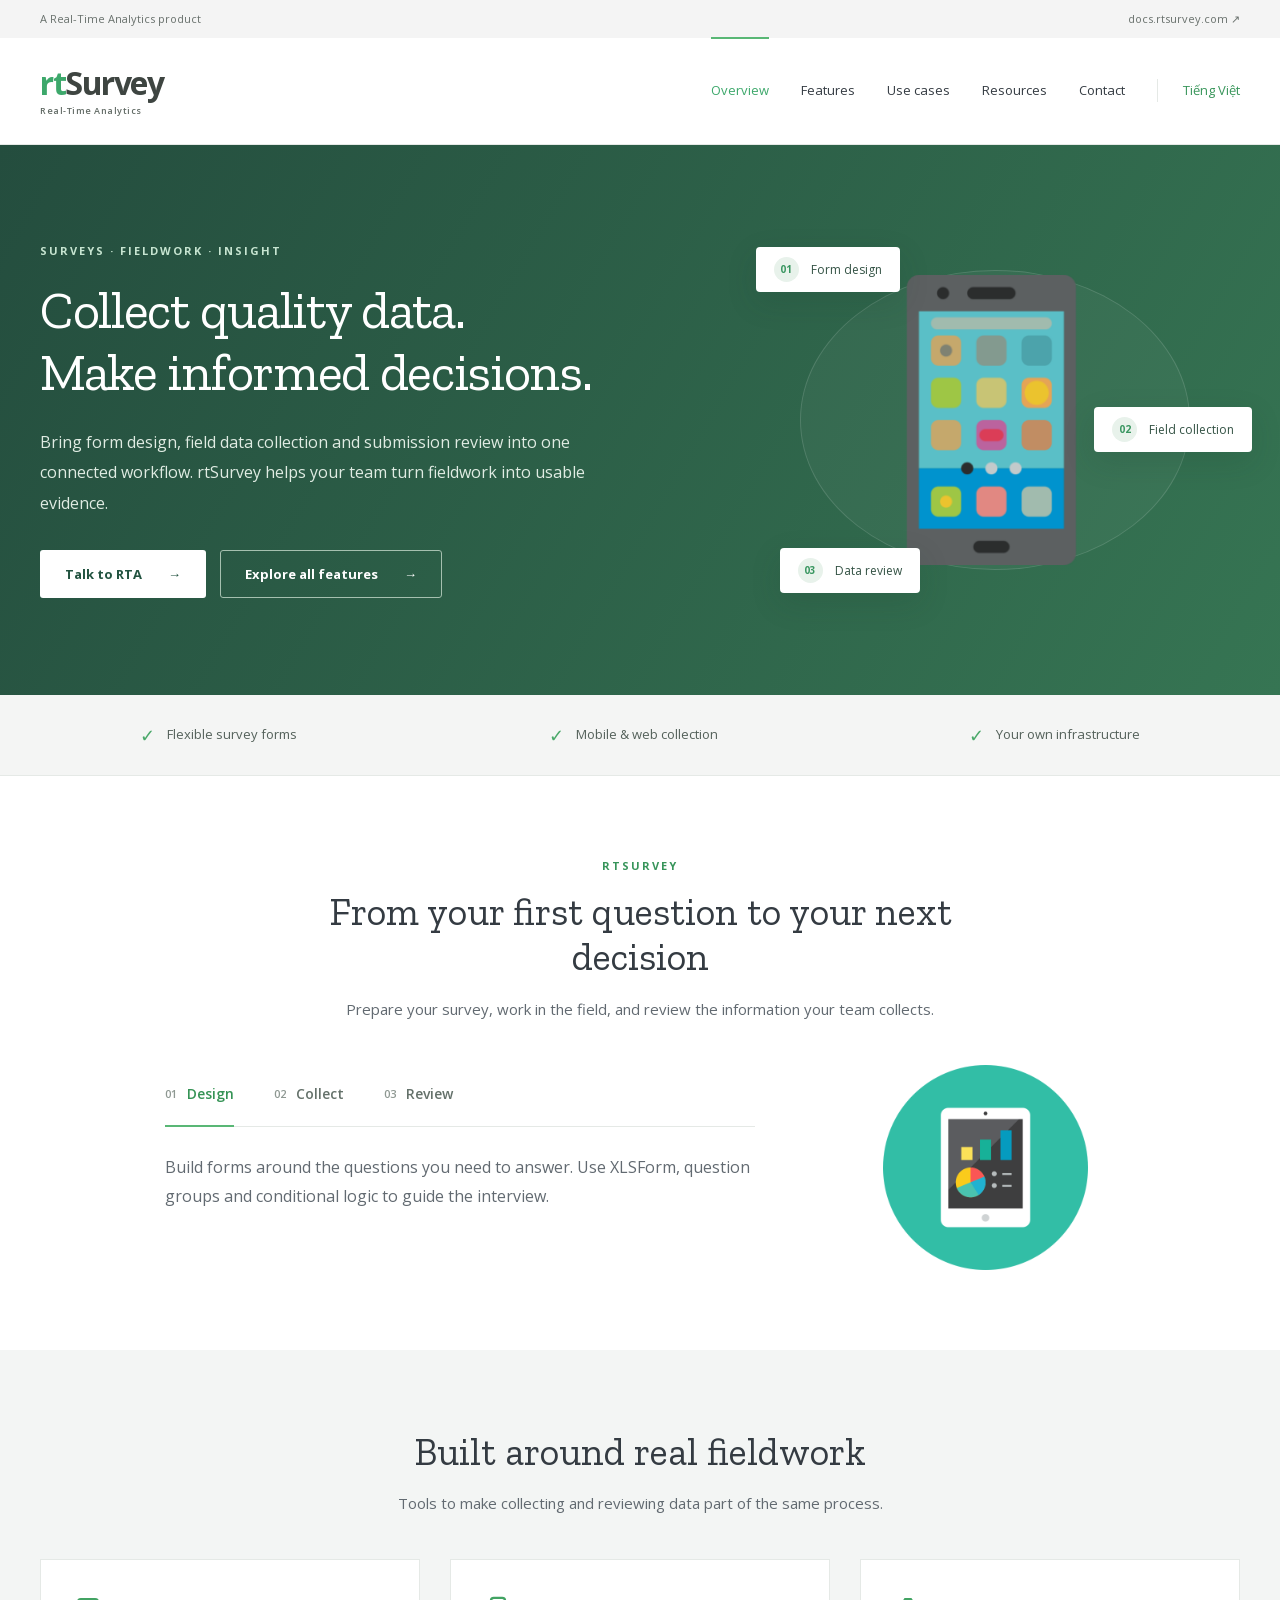
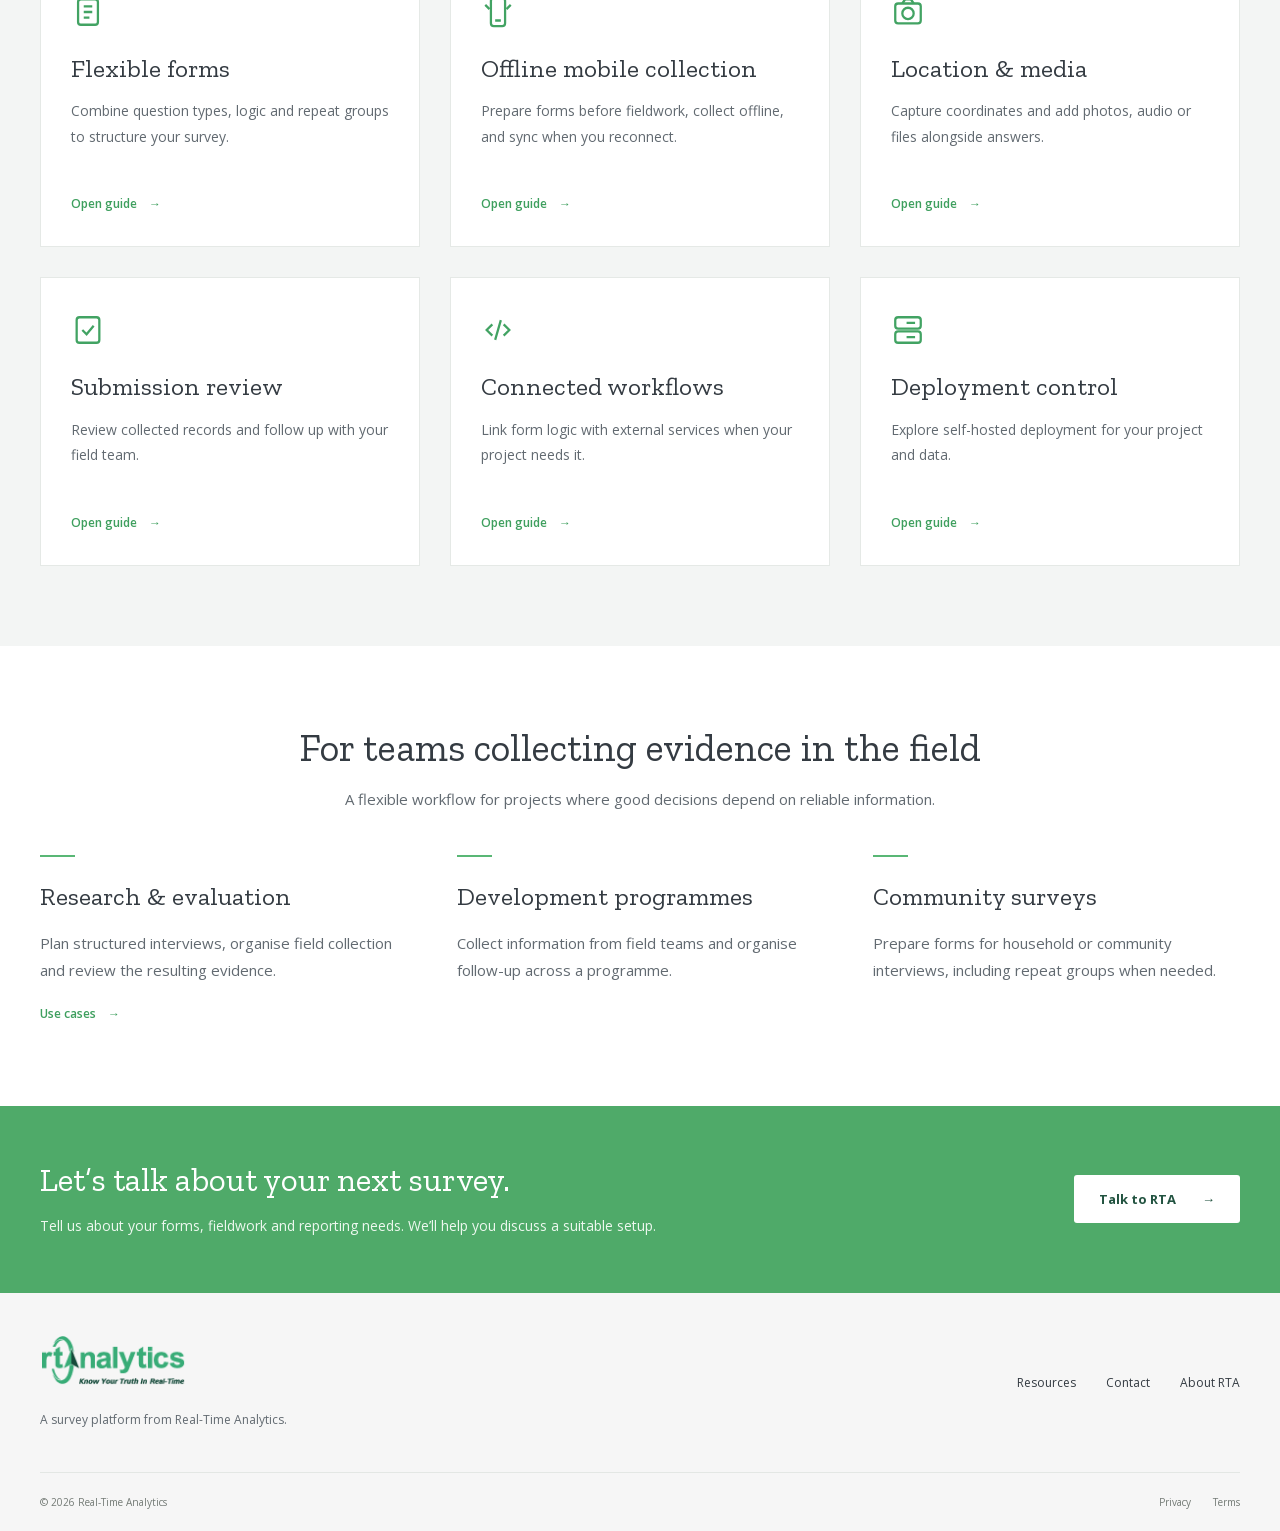
<file: index.html>
<!doctype html><html lang="en"><head><meta charset="utf-8"><meta name="viewport" content="width=device-width,initial-scale=1"><title>Overview | rtSurvey</title><meta name="description" content="Bring form design, field data collection and submission review into one connected workflow. rtSurvey helps your team turn fieldwork into usable evidence."><link rel="icon" href="/assets/favicon.ico"><link rel="canonical" href="https://rtsurvey.com/"><link rel="alternate" hreflang="en" href="https://rtsurvey.com/"><link rel="alternate" hreflang="vi" href="https://rtsurvey.com/vi/"><link rel="stylesheet" href="/assets/fonts.css"><link rel="stylesheet" href="/assets/site.css"><script src="/assets/site.js" defer></script></head><body><a class="skip-link" href="#main">Skip to content</a><div class="topbar"><div class="container"><span>A Real-Time Analytics product</span><a href="https://docs.rtsurvey.com/">docs.rtsurvey.com <span aria-hidden="true">↗</span></a></div></div><header><div class="container header-inner"><a class="wordmark" href="/" aria-label="rtSurvey home"><span>rt</span>Survey<small>Real-Time Analytics</small></a><button class="menu-toggle" aria-controls="main-nav" aria-expanded="false" aria-label="Menu"><span></span><span></span><span></span></button><nav id="main-nav" aria-label="Main navigation"><a href="/" aria-current=page>Overview</a><a href="/features/" >Features</a><a href="/use-cases/" >Use cases</a><a href="/resources/" >Resources</a><a href="/contact/" >Contact</a><a class="language" href="/vi/" lang="vi">Tiếng Việt</a></nav></div></header><main id="main"><section class="hero"><div class="container hero-grid"><div><p class="eyebrow">SURVEYS · FIELDWORK · INSIGHT</p><h1>Collect quality data.<br>Make informed decisions.</h1><p class="hero-intro">Bring form design, field data collection and submission review into one connected workflow. rtSurvey helps your team turn fieldwork into usable evidence.</p><div class="actions"><a class="button button-light" href="/contact/">Talk to RTA<span aria-hidden="true"> →</span></a><a class="button button-outline" href="/features/">Explore all features<span aria-hidden="true"> →</span></a></div></div><div class="hero-visual" aria-label="From your first question to your next decision"><div class="hero-disc"></div><img src="/assets/field-phone.png" alt="" width="300" height="300"><span class="hero-phase phase-0"><b>01</b>Form design</span><span class="hero-phase phase-1"><b>02</b>Field collection</span><span class="hero-phase phase-2"><b>03</b>Data review</span></div></div></section>
 <div class="value-strip"><div class="container"><span><i aria-hidden="true">✓</i>Flexible survey forms</span><span><i aria-hidden="true">✓</i>Mobile & web collection</span><span><i aria-hidden="true">✓</i>Your own infrastructure</span></div></div>
 <section class="section container"><div class="section-heading"><p class="eyebrow">rtSurvey</p><h2>From your first question to your next decision</h2><p>Prepare your survey, work in the field, and review the information your team collects.</p></div><div class="workflow"><div><div class="step-tabs" role="tablist" aria-label="From your first question to your next decision"><button id="step-tab-0" class="step-tab" role="tab" aria-controls="step-panel-0" aria-selected="true" tabindex="0" data-step="0"><span>01</span>Design</button><button id="step-tab-1" class="step-tab" role="tab" aria-controls="step-panel-1" aria-selected="false" tabindex="-1" data-step="1"><span>02</span>Collect</button><button id="step-tab-2" class="step-tab" role="tab" aria-controls="step-panel-2" aria-selected="false" tabindex="-1" data-step="2"><span>03</span>Review</button></div><div class="step-panel" id="step-panel-0" role="tabpanel" aria-labelledby="step-tab-0" ><p>Build forms around the questions you need to answer. Use XLSForm, question groups and conditional logic to guide the interview.</p></div><div class="step-panel" id="step-panel-1" role="tabpanel" aria-labelledby="step-tab-1" hidden><p>Take prepared forms into the field. Collect on mobile or through web forms, with offline mobile collection and syncing when connectivity returns.</p></div><div class="step-panel" id="step-panel-2" role="tabpanel" aria-labelledby="step-tab-2" hidden><p>Work with submissions, check collected answers and organise follow-up before using the data for analysis.</p></div></div><img src="/assets/data-tablet.png" alt="" width="220" height="220" loading="lazy"></div></section>
 <section class="section soft"><div class="container"><div class="section-heading"><h2>Built around real fieldwork</h2><p>Tools to make collecting and reviewing data part of the same process.</p></div><div class="feature-grid"><article class="feature-card"><span class="feature-icon"><svg viewBox="0 0 24 24" fill="none" stroke="currentColor" stroke-width="1.6" aria-hidden="true"><rect x="5" y="3" width="14" height="18" rx="2"/><path d="M9 8h6M9 12h6M9 16h4"/></svg></span><h3>Flexible forms</h3><p>Combine question types, logic and repeat groups to structure your survey.</p><a class="text-link" href="/features/#form">Open guide<span aria-hidden="true"> →</span></a></article><article class="feature-card"><span class="feature-icon"><svg viewBox="0 0 24 24" fill="none" stroke="currentColor" stroke-width="1.6" aria-hidden="true"><rect x="7" y="2" width="10" height="20" rx="2"/><path d="M10 18h4M3 7l3 3M21 7l-3 3"/></svg></span><h3>Offline mobile collection</h3><p>Prepare forms before fieldwork, collect offline, and sync when you reconnect.</p><a class="text-link" href="/features/#offline">Open guide<span aria-hidden="true"> →</span></a></article><article class="feature-card"><span class="feature-icon"><svg viewBox="0 0 24 24" fill="none" stroke="currentColor" stroke-width="1.6" aria-hidden="true"><rect x="3" y="6" width="18" height="14" rx="2"/><path d="M8 6l2-3h4l2 3"/><circle cx="12" cy="13" r="4"/></svg></span><h3>Location & media</h3><p>Capture coordinates and add photos, audio or files alongside answers.</p><a class="text-link" href="/features/#media">Open guide<span aria-hidden="true"> →</span></a></article><article class="feature-card"><span class="feature-icon"><svg viewBox="0 0 24 24" fill="none" stroke="currentColor" stroke-width="1.6" aria-hidden="true"><rect x="4" y="3" width="16" height="18" rx="2"/><path d="M8 12l3 3 5-6"/></svg></span><h3>Submission review</h3><p>Review collected records and follow up with your field team.</p><a class="text-link" href="/features/#review">Open guide<span aria-hidden="true"> →</span></a></article><article class="feature-card"><span class="feature-icon"><svg viewBox="0 0 24 24" fill="none" stroke="currentColor" stroke-width="1.6" aria-hidden="true"><path d="M8 8l-4 4 4 4M16 8l4 4-4 4M14 5l-4 14"/></svg></span><h3>Connected workflows</h3><p>Link form logic with external services when your project needs it.</p><a class="text-link" href="/features/#connect">Open guide<span aria-hidden="true"> →</span></a></article><article class="feature-card"><span class="feature-icon"><svg viewBox="0 0 24 24" fill="none" stroke="currentColor" stroke-width="1.6" aria-hidden="true"><rect x="3" y="3" width="18" height="8" rx="2"/><rect x="3" y="13" width="18" height="8" rx="2"/><path d="M7 7h.01M7 17h.01M11 7h6M11 17h6"/></svg></span><h3>Deployment control</h3><p>Explore self-hosted deployment for your project and data.</p><a class="text-link" href="/features/#server">Open guide<span aria-hidden="true"> →</span></a></article></div></div></section>
 <section class="section container"><div class="section-heading"><h2>For teams collecting evidence in the field</h2><p>A flexible workflow for projects where good decisions depend on reliable information.</p></div><div class="use-grid"><article><span class="rule"></span><h3>Research & evaluation</h3><p>Plan structured interviews, organise field collection and review the resulting evidence.</p></article><article><span class="rule"></span><h3>Development programmes</h3><p>Collect information from field teams and organise follow-up across a programme.</p></article><article><span class="rule"></span><h3>Community surveys</h3><p>Prepare forms for household or community interviews, including repeat groups when needed.</p></article></div><a class="text-link" href="/use-cases/">Use cases<span aria-hidden="true"> →</span></a></section><section class="cta"><div class="container cta-inner"><div><h2>Let’s talk about your next survey.</h2><p>Tell us about your forms, fieldwork and reporting needs. We’ll help you discuss a suitable setup.</p></div><a class="button button-light" href="/contact/">Talk to RTA<span aria-hidden="true"> →</span></a></div></section></main><footer><div class="container footer-main"><div><a href="https://rta.vn/"><img src="/assets/rta-logo.png" alt="Real-Time Analytics" width="148" height="54" loading="lazy"></a><p>A survey platform from Real-Time Analytics.</p></div><div class="footer-links"><a class="" href="/resources/">Resources<span aria-hidden="true"> →</span></a><a class="" href="/contact/">Contact<span aria-hidden="true"> →</span></a><a class="" href="https://rta.vn/about-us/">About RTA<span aria-hidden="true"> →</span></a></div></div><div class="container footer-bottom"><span>© <span data-year>2026</span> Real-Time Analytics</span><div><a href="https://rta.vn/privacy/">Privacy</a><a href="https://rta.vn/terms/">Terms</a></div></div></footer></body></html>
</file>
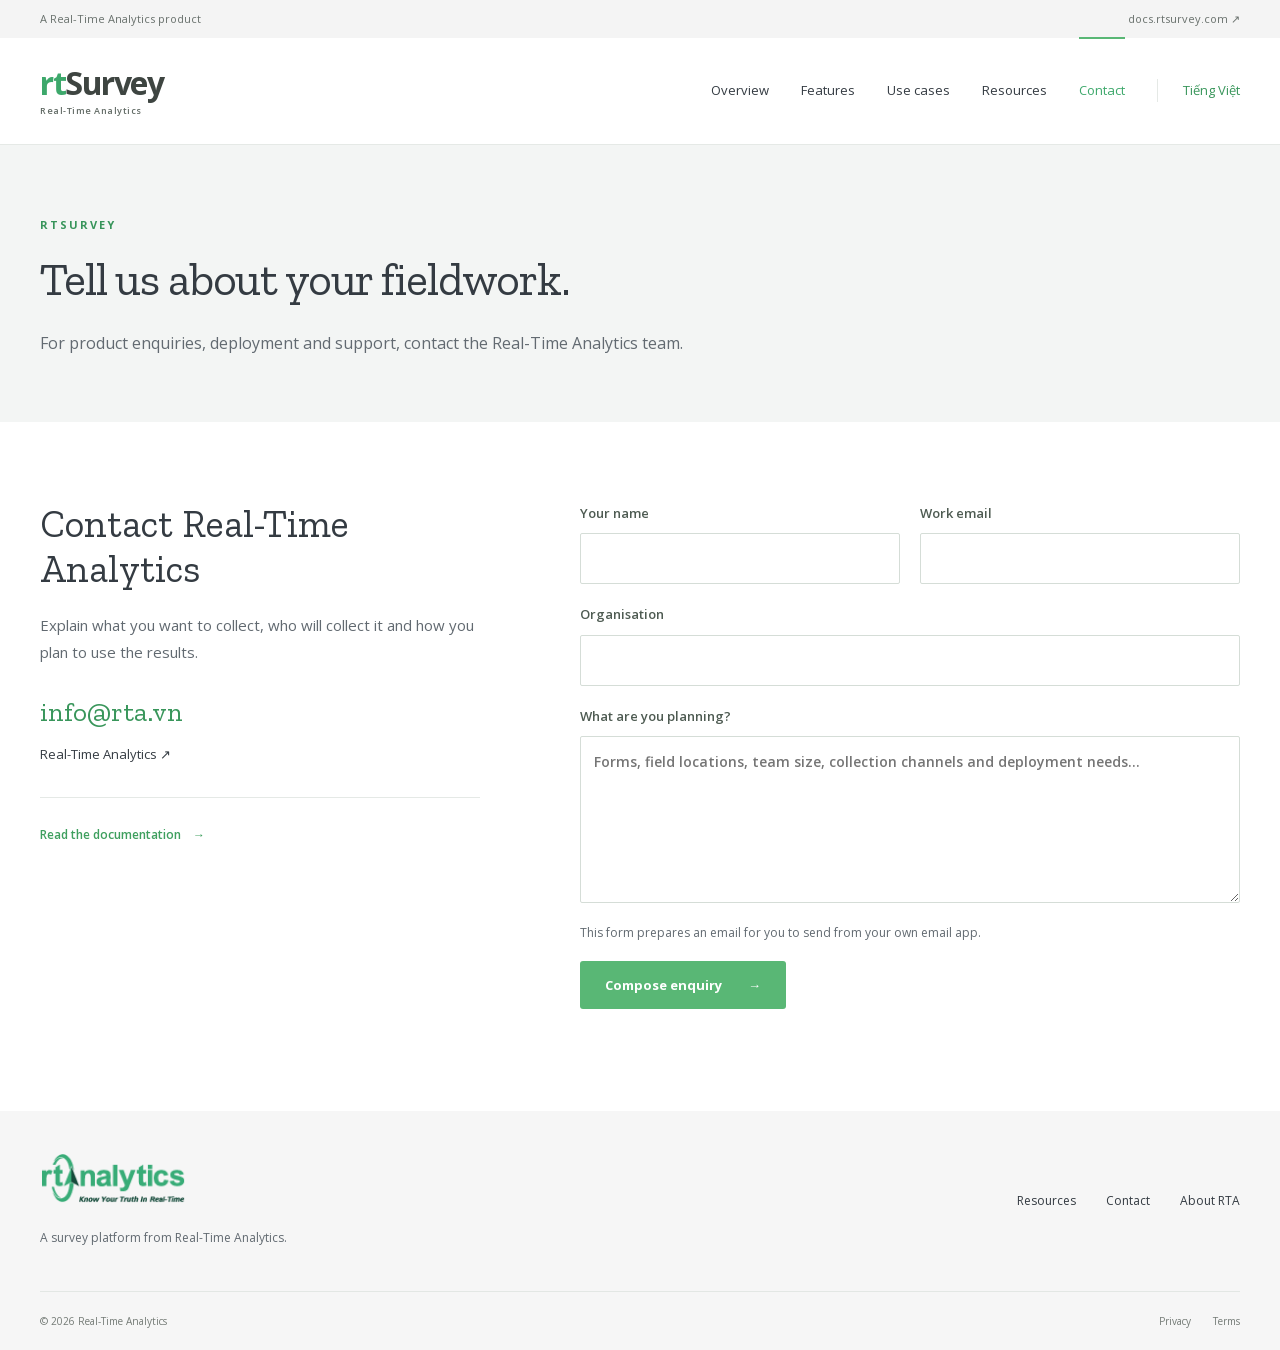
<file: contact/index.html>
<!doctype html><html lang="en"><head><meta charset="utf-8"><meta name="viewport" content="width=device-width,initial-scale=1"><title>Contact | rtSurvey</title><meta name="description" content="For product enquiries, deployment and support, contact the Real-Time Analytics team."><link rel="icon" href="/assets/favicon.ico"><link rel="canonical" href="https://rtsurvey.com/contact/"><link rel="alternate" hreflang="en" href="https://rtsurvey.com/contact/"><link rel="alternate" hreflang="vi" href="https://rtsurvey.com/vi/contact/"><link rel="stylesheet" href="/assets/fonts.css"><link rel="stylesheet" href="/assets/site.css"><script src="/assets/site.js" defer></script></head><body><a class="skip-link" href="#main">Skip to content</a><div class="topbar"><div class="container"><span>A Real-Time Analytics product</span><a href="https://docs.rtsurvey.com/">docs.rtsurvey.com <span aria-hidden="true">↗</span></a></div></div><header><div class="container header-inner"><a class="wordmark" href="/" aria-label="rtSurvey home"><span>rt</span>Survey<small>Real-Time Analytics</small></a><button class="menu-toggle" aria-controls="main-nav" aria-expanded="false" aria-label="Menu"><span></span><span></span><span></span></button><nav id="main-nav" aria-label="Main navigation"><a href="/" >Overview</a><a href="/features/" >Features</a><a href="/use-cases/" >Use cases</a><a href="/resources/" >Resources</a><a href="/contact/" aria-current=page>Contact</a><a class="language" href="/vi/contact/" lang="vi">Tiếng Việt</a></nav></div></header><main id="main"><section class="page-heading soft"><div class="container"><p class="eyebrow">rtSurvey</p><h1>Tell us about your fieldwork.</h1><p>For product enquiries, deployment and support, contact the Real-Time Analytics team.</p></div></section><section class="section container contact-grid"><aside><h2>Contact Real-Time Analytics</h2><p>Explain what you want to collect, who will collect it and how you plan to use the results.</p><a class="contact-email" href="mailto:info@rta.vn">info@rta.vn</a><a class="company-link" href="https://rta.vn/">Real-Time Analytics <span aria-hidden="true">↗</span></a><div class="contact-guide"><a class="text-link" href="https://docs.rtsurvey.com/">Read the documentation<span aria-hidden="true"> →</span></a></div></aside><form id="enquiry" data-language="en" data-prepared="Your enquiry is ready. Open your email app to review and send it." data-send="Open email app"><div class="form-row"><label>Your name<input name="name" autocomplete="name" required maxlength="100"></label><label>Work email<input type="email" name="email" autocomplete="email" required maxlength="200"></label></div><label>Organisation<input name="organisation" autocomplete="organization" maxlength="200"></label><label>What are you planning?<textarea name="message" rows="6" required maxlength="3000" placeholder="Forms, field locations, team size, collection channels and deployment needs…"></textarea></label><p class="form-note">This form prepares an email for you to send from your own email app.</p><button class="button button-green" type="submit">Compose enquiry <span aria-hidden="true">→</span></button><div id="enquiry-result" aria-live="polite"></div></form></section></main><footer><div class="container footer-main"><div><a href="https://rta.vn/"><img src="/assets/rta-logo.png" alt="Real-Time Analytics" width="148" height="54" loading="lazy"></a><p>A survey platform from Real-Time Analytics.</p></div><div class="footer-links"><a class="" href="/resources/">Resources<span aria-hidden="true"> →</span></a><a class="" href="/contact/">Contact<span aria-hidden="true"> →</span></a><a class="" href="https://rta.vn/about-us/">About RTA<span aria-hidden="true"> →</span></a></div></div><div class="container footer-bottom"><span>© <span data-year>2026</span> Real-Time Analytics</span><div><a href="https://rta.vn/privacy/">Privacy</a><a href="https://rta.vn/terms/">Terms</a></div></div></footer></body></html>
</file>
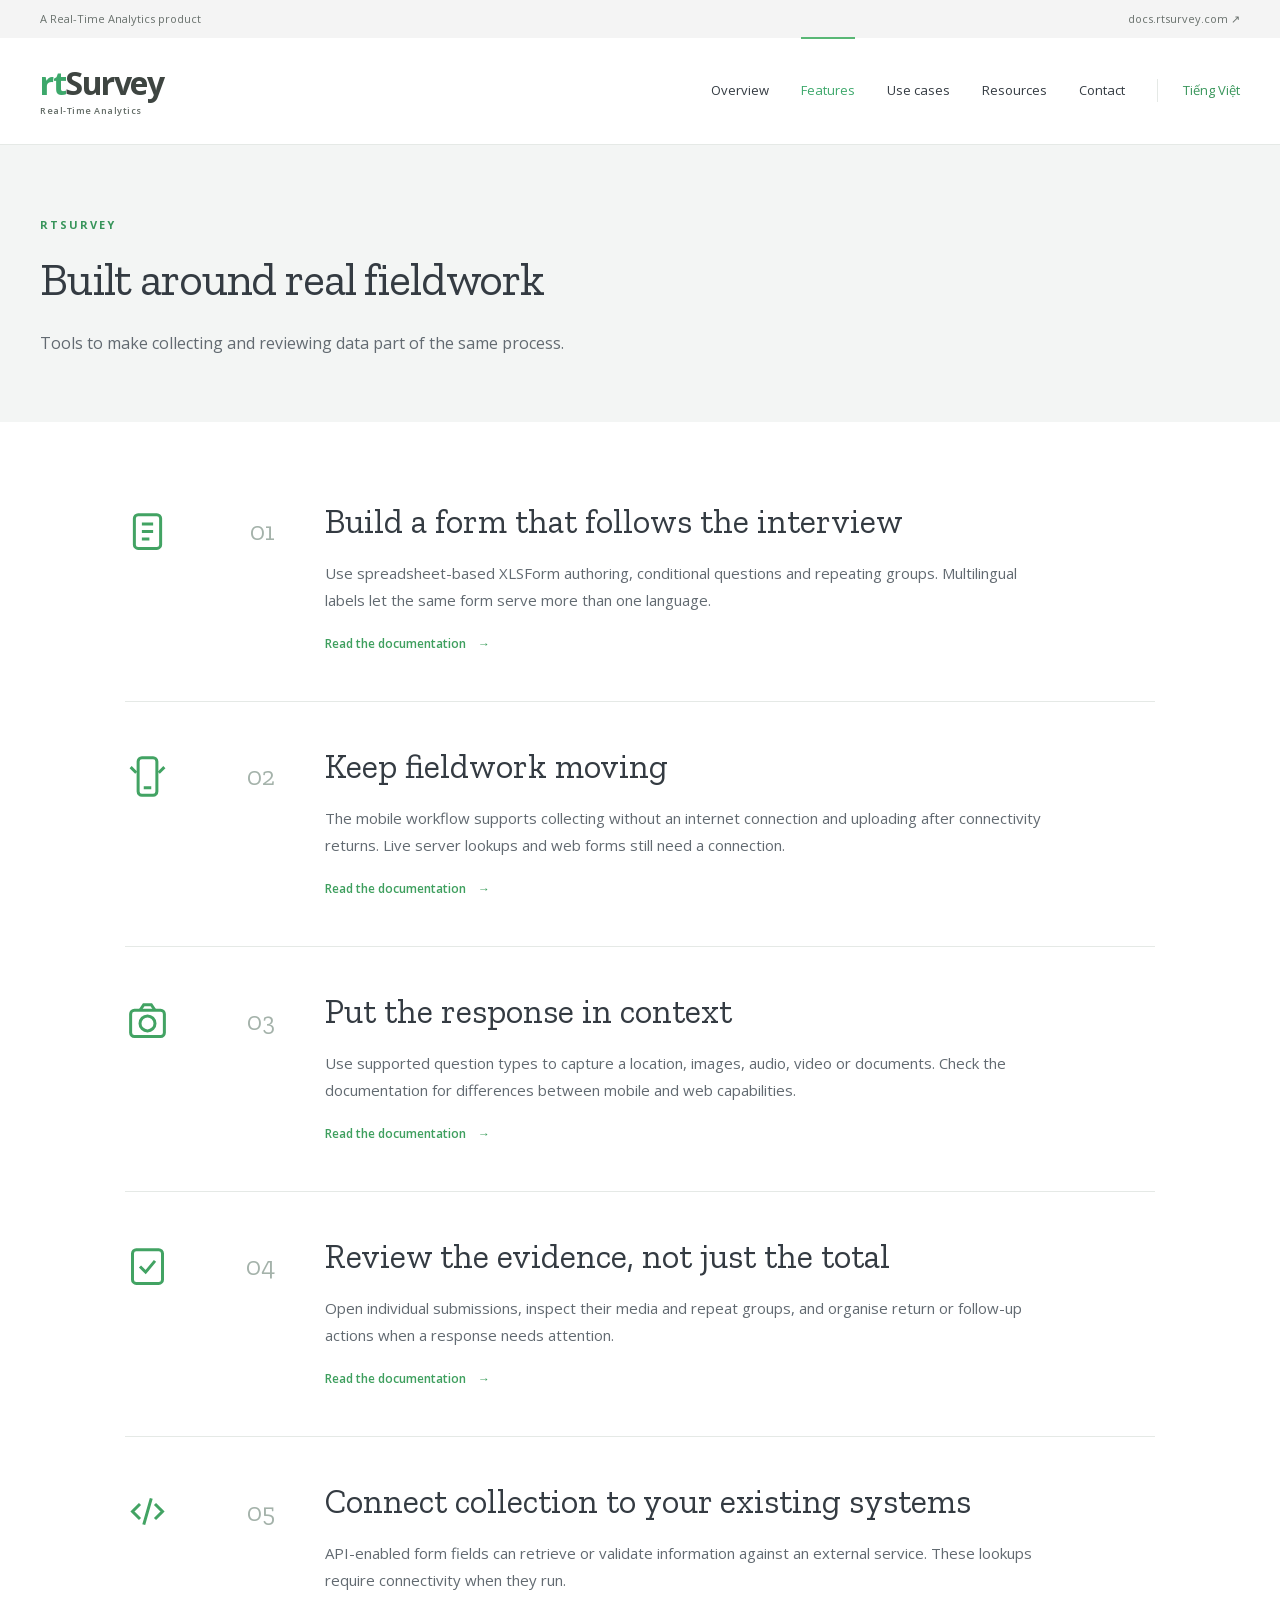
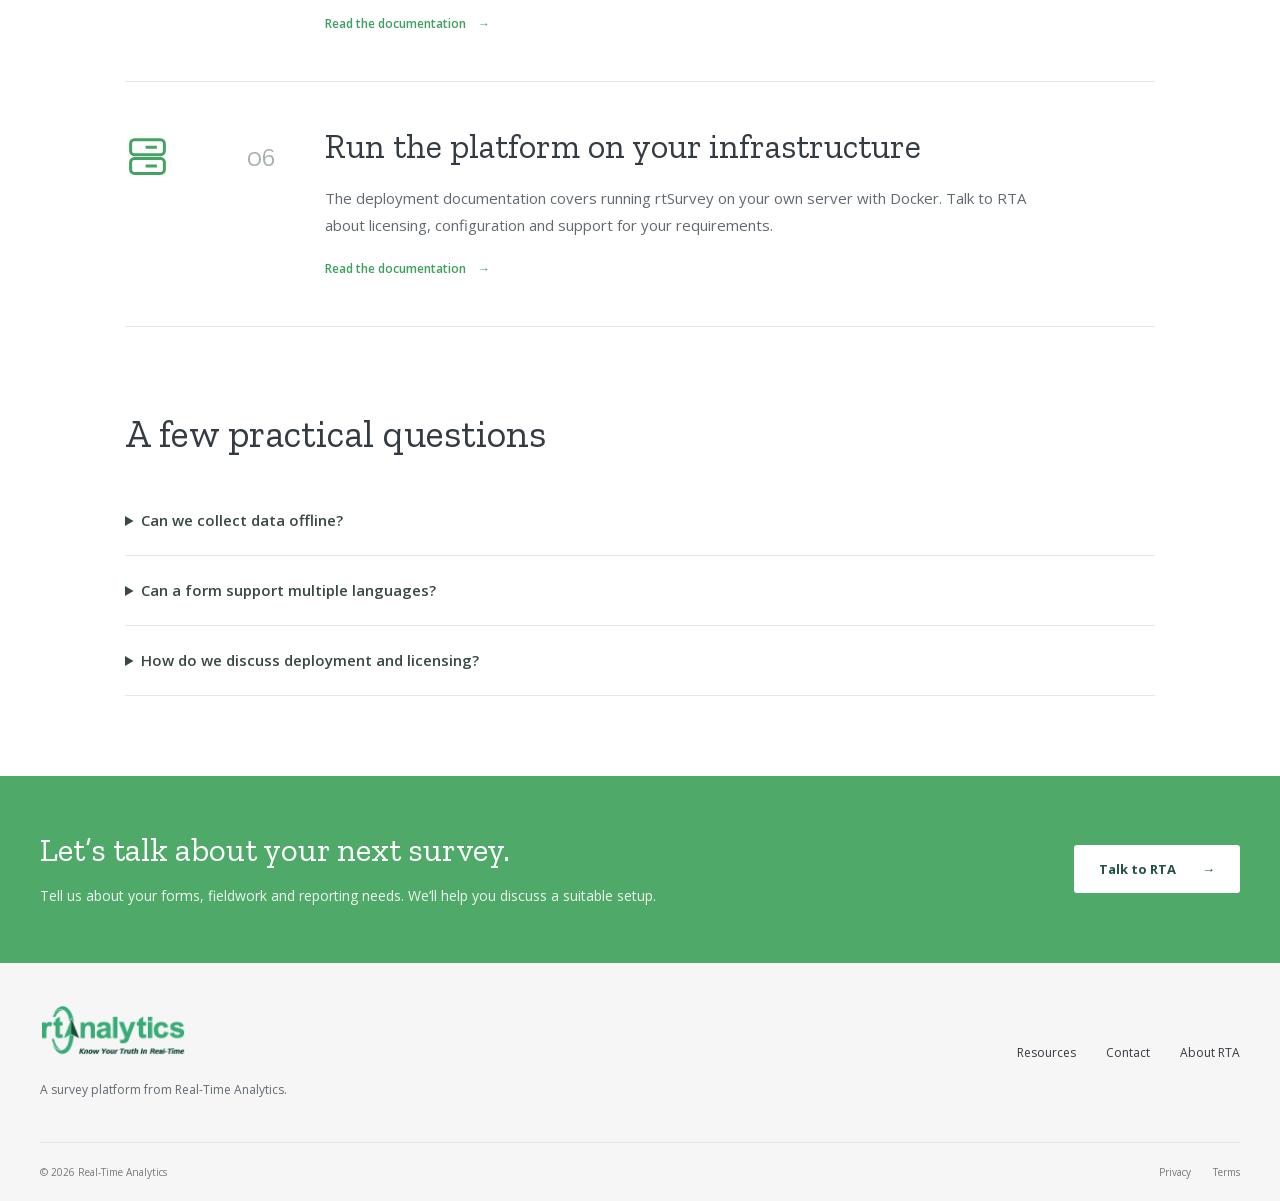
<file: features/index.html>
<!doctype html><html lang="en"><head><meta charset="utf-8"><meta name="viewport" content="width=device-width,initial-scale=1"><title>Features | rtSurvey</title><meta name="description" content="Tools to make collecting and reviewing data part of the same process."><link rel="icon" href="/assets/favicon.ico"><link rel="canonical" href="https://rtsurvey.com/features/"><link rel="alternate" hreflang="en" href="https://rtsurvey.com/features/"><link rel="alternate" hreflang="vi" href="https://rtsurvey.com/vi/features/"><link rel="stylesheet" href="/assets/fonts.css"><link rel="stylesheet" href="/assets/site.css"><script src="/assets/site.js" defer></script></head><body><a class="skip-link" href="#main">Skip to content</a><div class="topbar"><div class="container"><span>A Real-Time Analytics product</span><a href="https://docs.rtsurvey.com/">docs.rtsurvey.com <span aria-hidden="true">↗</span></a></div></div><header><div class="container header-inner"><a class="wordmark" href="/" aria-label="rtSurvey home"><span>rt</span>Survey<small>Real-Time Analytics</small></a><button class="menu-toggle" aria-controls="main-nav" aria-expanded="false" aria-label="Menu"><span></span><span></span><span></span></button><nav id="main-nav" aria-label="Main navigation"><a href="/" >Overview</a><a href="/features/" aria-current=page>Features</a><a href="/use-cases/" >Use cases</a><a href="/resources/" >Resources</a><a href="/contact/" >Contact</a><a class="language" href="/vi/features/" lang="vi">Tiếng Việt</a></nav></div></header><main id="main"><section class="page-heading soft"><div class="container"><p class="eyebrow">rtSurvey</p><h1>Built around real fieldwork</h1><p>Tools to make collecting and reviewing data part of the same process.</p></div></section><section class="section container details-list"><article class="feature-detail" id="form"><div class="detail-mark"><svg viewBox="0 0 24 24" fill="none" stroke="currentColor" stroke-width="1.6" aria-hidden="true"><rect x="5" y="3" width="14" height="18" rx="2"/><path d="M9 8h6M9 12h6M9 16h4"/></svg><span>01</span></div><div><h2>Build a form that follows the interview</h2><p>Use spreadsheet-based XLSForm authoring, conditional questions and repeating groups. Multilingual labels let the same form serve more than one language.</p><a class="text-link" href="https://docs.rtsurvey.com/survey-design/key-concepts/">Read the documentation<span aria-hidden="true"> →</span></a></div></article><article class="feature-detail" id="offline"><div class="detail-mark"><svg viewBox="0 0 24 24" fill="none" stroke="currentColor" stroke-width="1.6" aria-hidden="true"><rect x="7" y="2" width="10" height="20" rx="2"/><path d="M10 18h4M3 7l3 3M21 7l-3 3"/></svg><span>02</span></div><div><h2>Keep fieldwork moving</h2><p>The mobile workflow supports collecting without an internet connection and uploading after connectivity returns. Live server lookups and web forms still need a connection.</p><a class="text-link" href="https://docs.rtsurvey.com/platform-interfaces/mobile-app/functionalities/">Read the documentation<span aria-hidden="true"> →</span></a></div></article><article class="feature-detail" id="media"><div class="detail-mark"><svg viewBox="0 0 24 24" fill="none" stroke="currentColor" stroke-width="1.6" aria-hidden="true"><rect x="3" y="6" width="18" height="14" rx="2"/><path d="M8 6l2-3h4l2 3"/><circle cx="12" cy="13" r="4"/></svg><span>03</span></div><div><h2>Put the response in context</h2><p>Use supported question types to capture a location, images, audio, video or documents. Check the documentation for differences between mobile and web capabilities.</p><a class="text-link" href="https://docs.rtsurvey.com/survey-design/key-concepts/">Read the documentation<span aria-hidden="true"> →</span></a></div></article><article class="feature-detail" id="review"><div class="detail-mark"><svg viewBox="0 0 24 24" fill="none" stroke="currentColor" stroke-width="1.6" aria-hidden="true"><rect x="4" y="3" width="16" height="18" rx="2"/><path d="M8 12l3 3 5-6"/></svg><span>04</span></div><div><h2>Review the evidence, not just the total</h2><p>Open individual submissions, inspect their media and repeat groups, and organise return or follow-up actions when a response needs attention.</p><a class="text-link" href="https://docs.rtsurvey.com/platform-interfaces/rtsurvey-cloud/manage-submission/">Read the documentation<span aria-hidden="true"> →</span></a></div></article><article class="feature-detail" id="connect"><div class="detail-mark"><svg viewBox="0 0 24 24" fill="none" stroke="currentColor" stroke-width="1.6" aria-hidden="true"><path d="M8 8l-4 4 4 4M16 8l4 4-4 4M14 5l-4 14"/></svg><span>05</span></div><div><h2>Connect collection to your existing systems</h2><p>API-enabled form fields can retrieve or validate information against an external service. These lookups require connectivity when they run.</p><a class="text-link" href="https://docs.rtsurvey.com/survey-design/advanced-features/call-api/">Read the documentation<span aria-hidden="true"> →</span></a></div></article><article class="feature-detail" id="server"><div class="detail-mark"><svg viewBox="0 0 24 24" fill="none" stroke="currentColor" stroke-width="1.6" aria-hidden="true"><rect x="3" y="3" width="18" height="8" rx="2"/><rect x="3" y="13" width="18" height="8" rx="2"/><path d="M7 7h.01M7 17h.01M11 7h6M11 17h6"/></svg><span>06</span></div><div><h2>Run the platform on your infrastructure</h2><p>The deployment documentation covers running rtSurvey on your own server with Docker. Talk to RTA about licensing, configuration and support for your requirements.</p><a class="text-link" href="https://docs.rtsurvey.com/deployment/self-host-docker/">Read the documentation<span aria-hidden="true"> →</span></a></div></article></section><section class="section faq container"><h2>A few practical questions</h2><details><summary>Can we collect data offline?</summary><p>The mobile workflow supports prepared forms and offline collection. Synchronisation needs connectivity; live API lookups and web forms require an internet connection.</p></details><details><summary>Can a form support multiple languages?</summary><p>XLSForm supports labels in multiple languages. Use the official form-design guide to structure your language columns.</p></details><details><summary>How do we discuss deployment and licensing?</summary><p>Contact RTA with your project requirements, or start with the self-hosted deployment guide. Pricing and licensing should be confirmed for your setup.</p></details></section><section class="cta"><div class="container cta-inner"><div><h2>Let’s talk about your next survey.</h2><p>Tell us about your forms, fieldwork and reporting needs. We’ll help you discuss a suitable setup.</p></div><a class="button button-light" href="/contact/">Talk to RTA<span aria-hidden="true"> →</span></a></div></section></main><footer><div class="container footer-main"><div><a href="https://rta.vn/"><img src="/assets/rta-logo.png" alt="Real-Time Analytics" width="148" height="54" loading="lazy"></a><p>A survey platform from Real-Time Analytics.</p></div><div class="footer-links"><a class="" href="/resources/">Resources<span aria-hidden="true"> →</span></a><a class="" href="/contact/">Contact<span aria-hidden="true"> →</span></a><a class="" href="https://rta.vn/about-us/">About RTA<span aria-hidden="true"> →</span></a></div></div><div class="container footer-bottom"><span>© <span data-year>2026</span> Real-Time Analytics</span><div><a href="https://rta.vn/privacy/">Privacy</a><a href="https://rta.vn/terms/">Terms</a></div></div></footer></body></html>
</file>
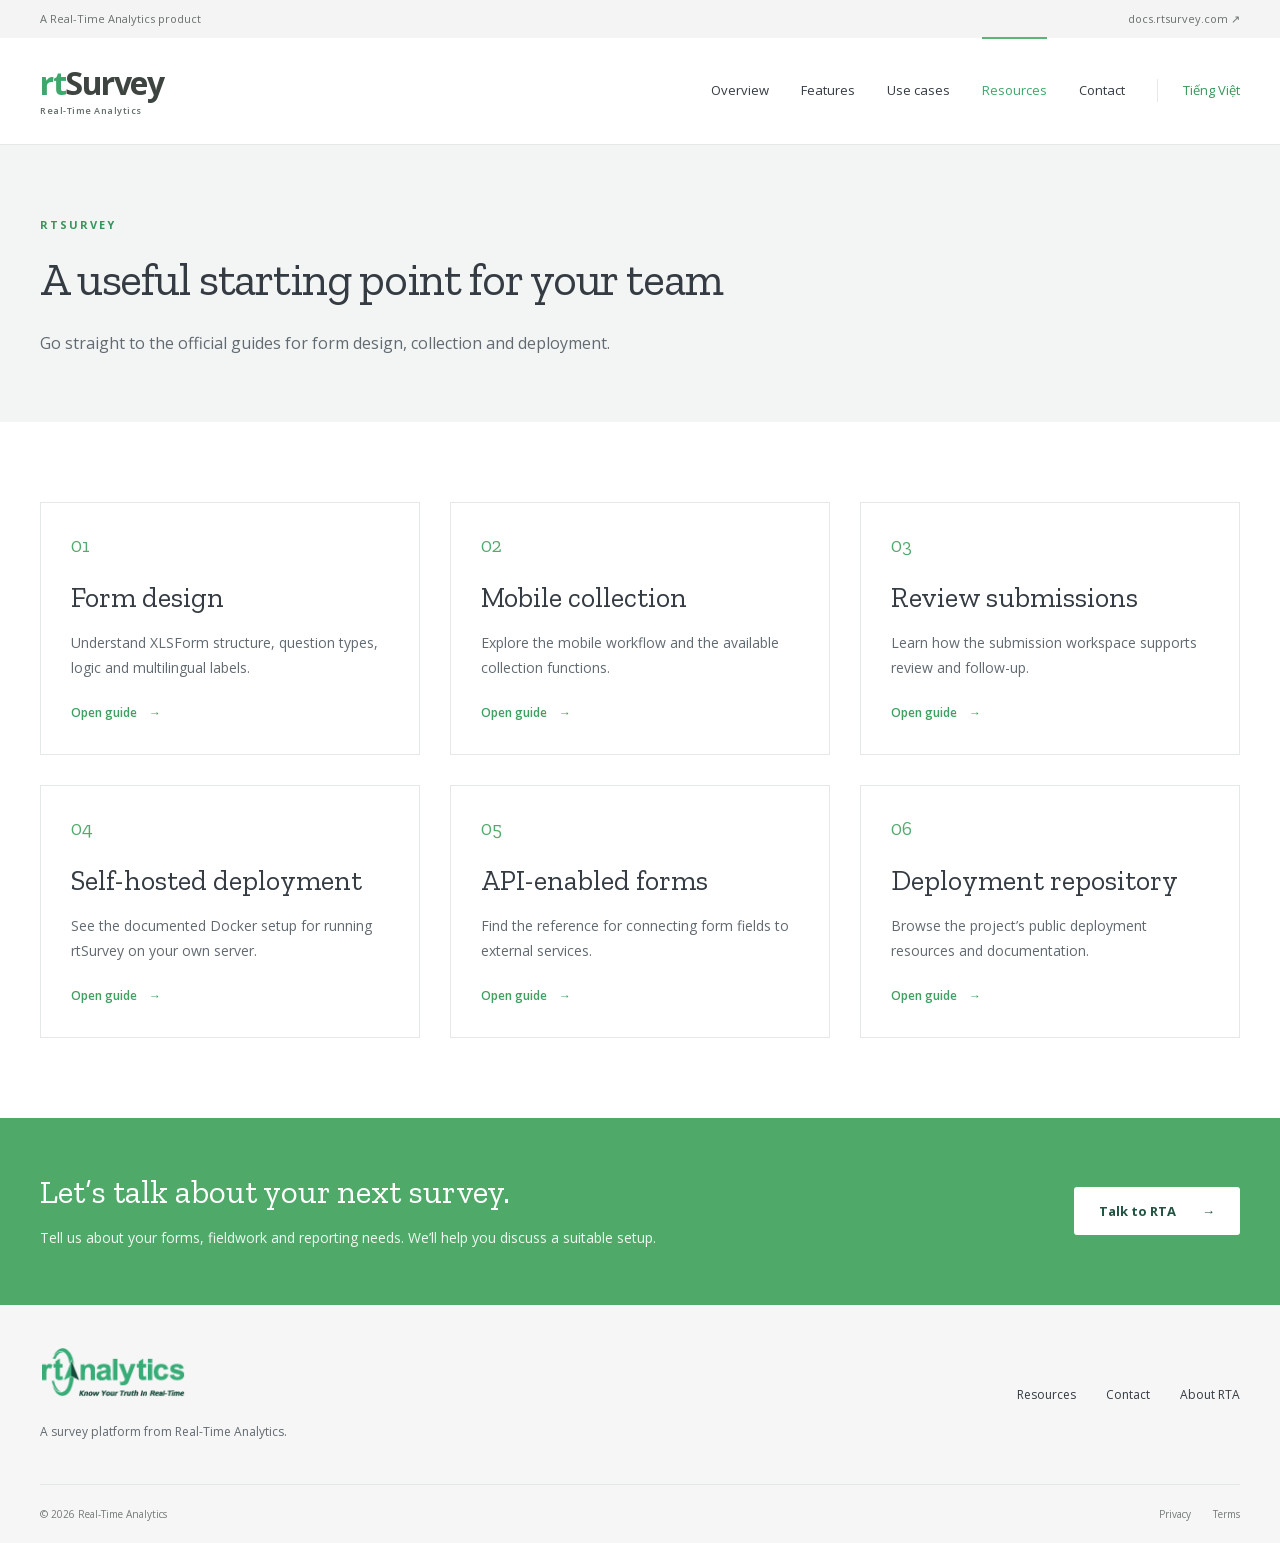
<file: resources/index.html>
<!doctype html><html lang="en"><head><meta charset="utf-8"><meta name="viewport" content="width=device-width,initial-scale=1"><title>Resources | rtSurvey</title><meta name="description" content="Go straight to the official guides for form design, collection and deployment."><link rel="icon" href="/assets/favicon.ico"><link rel="canonical" href="https://rtsurvey.com/resources/"><link rel="alternate" hreflang="en" href="https://rtsurvey.com/resources/"><link rel="alternate" hreflang="vi" href="https://rtsurvey.com/vi/resources/"><link rel="stylesheet" href="/assets/fonts.css"><link rel="stylesheet" href="/assets/site.css"><script src="/assets/site.js" defer></script></head><body><a class="skip-link" href="#main">Skip to content</a><div class="topbar"><div class="container"><span>A Real-Time Analytics product</span><a href="https://docs.rtsurvey.com/">docs.rtsurvey.com <span aria-hidden="true">↗</span></a></div></div><header><div class="container header-inner"><a class="wordmark" href="/" aria-label="rtSurvey home"><span>rt</span>Survey<small>Real-Time Analytics</small></a><button class="menu-toggle" aria-controls="main-nav" aria-expanded="false" aria-label="Menu"><span></span><span></span><span></span></button><nav id="main-nav" aria-label="Main navigation"><a href="/" >Overview</a><a href="/features/" >Features</a><a href="/use-cases/" >Use cases</a><a href="/resources/" aria-current=page>Resources</a><a href="/contact/" >Contact</a><a class="language" href="/vi/resources/" lang="vi">Tiếng Việt</a></nav></div></header><main id="main"><section class="page-heading soft"><div class="container"><p class="eyebrow">rtSurvey</p><h1>A useful starting point for your team</h1><p>Go straight to the official guides for form design, collection and deployment.</p></div></section><section class="section container"><div class="resource-grid"><article class="resource-card"><span class="resource-number">01</span><h2>Form design</h2><p>Understand XLSForm structure, question types, logic and multilingual labels.</p><a class="text-link" href="https://docs.rtsurvey.com/survey-design/key-concepts/">Open guide<span aria-hidden="true"> →</span></a></article><article class="resource-card"><span class="resource-number">02</span><h2>Mobile collection</h2><p>Explore the mobile workflow and the available collection functions.</p><a class="text-link" href="https://docs.rtsurvey.com/platform-interfaces/mobile-app/functionalities/">Open guide<span aria-hidden="true"> →</span></a></article><article class="resource-card"><span class="resource-number">03</span><h2>Review submissions</h2><p>Learn how the submission workspace supports review and follow-up.</p><a class="text-link" href="https://docs.rtsurvey.com/platform-interfaces/rtsurvey-cloud/manage-submission/">Open guide<span aria-hidden="true"> →</span></a></article><article class="resource-card"><span class="resource-number">04</span><h2>Self-hosted deployment</h2><p>See the documented Docker setup for running rtSurvey on your own server.</p><a class="text-link" href="https://docs.rtsurvey.com/deployment/self-host-docker/">Open guide<span aria-hidden="true"> →</span></a></article><article class="resource-card"><span class="resource-number">05</span><h2>API-enabled forms</h2><p>Find the reference for connecting form fields to external services.</p><a class="text-link" href="https://docs.rtsurvey.com/survey-design/advanced-features/call-api/">Open guide<span aria-hidden="true"> →</span></a></article><article class="resource-card"><span class="resource-number">06</span><h2>Deployment repository</h2><p>Browse the project’s public deployment resources and documentation.</p><a class="text-link" href="https://github.com/therealtimex/rtsurvey">Open guide<span aria-hidden="true"> →</span></a></article></div></section><section class="cta"><div class="container cta-inner"><div><h2>Let’s talk about your next survey.</h2><p>Tell us about your forms, fieldwork and reporting needs. We’ll help you discuss a suitable setup.</p></div><a class="button button-light" href="/contact/">Talk to RTA<span aria-hidden="true"> →</span></a></div></section></main><footer><div class="container footer-main"><div><a href="https://rta.vn/"><img src="/assets/rta-logo.png" alt="Real-Time Analytics" width="148" height="54" loading="lazy"></a><p>A survey platform from Real-Time Analytics.</p></div><div class="footer-links"><a class="" href="/resources/">Resources<span aria-hidden="true"> →</span></a><a class="" href="/contact/">Contact<span aria-hidden="true"> →</span></a><a class="" href="https://rta.vn/about-us/">About RTA<span aria-hidden="true"> →</span></a></div></div><div class="container footer-bottom"><span>© <span data-year>2026</span> Real-Time Analytics</span><div><a href="https://rta.vn/privacy/">Privacy</a><a href="https://rta.vn/terms/">Terms</a></div></div></footer></body></html>
</file>
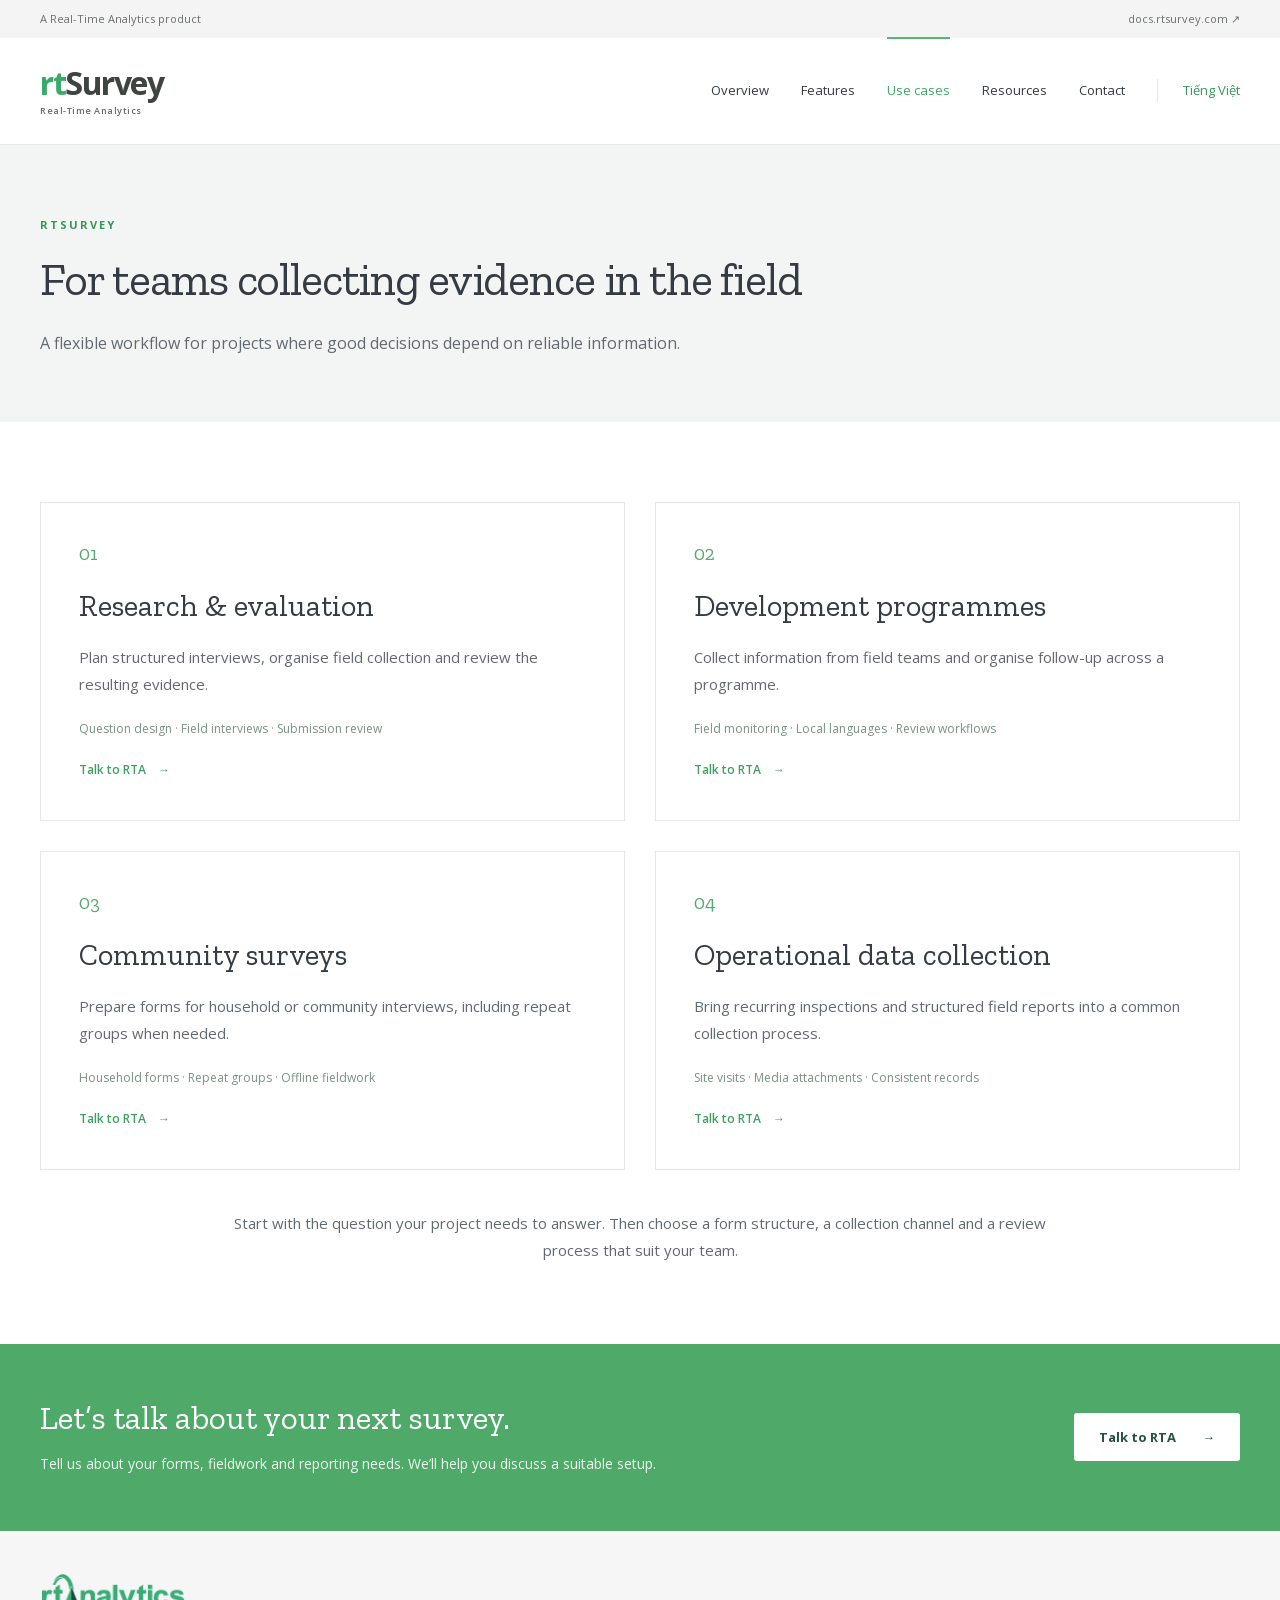
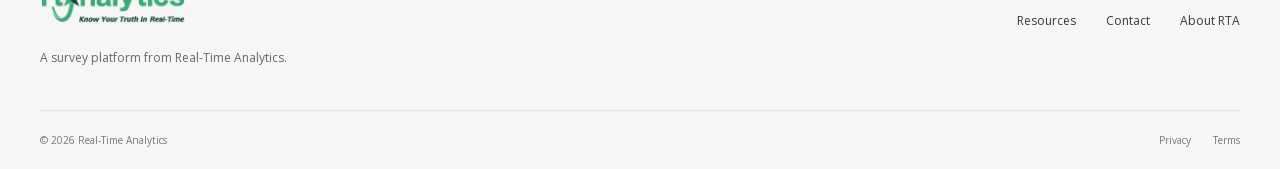
<file: use-cases/index.html>
<!doctype html><html lang="en"><head><meta charset="utf-8"><meta name="viewport" content="width=device-width,initial-scale=1"><title>Use cases | rtSurvey</title><meta name="description" content="A flexible workflow for projects where good decisions depend on reliable information."><link rel="icon" href="/assets/favicon.ico"><link rel="canonical" href="https://rtsurvey.com/use-cases/"><link rel="alternate" hreflang="en" href="https://rtsurvey.com/use-cases/"><link rel="alternate" hreflang="vi" href="https://rtsurvey.com/vi/use-cases/"><link rel="stylesheet" href="/assets/fonts.css"><link rel="stylesheet" href="/assets/site.css"><script src="/assets/site.js" defer></script></head><body><a class="skip-link" href="#main">Skip to content</a><div class="topbar"><div class="container"><span>A Real-Time Analytics product</span><a href="https://docs.rtsurvey.com/">docs.rtsurvey.com <span aria-hidden="true">↗</span></a></div></div><header><div class="container header-inner"><a class="wordmark" href="/" aria-label="rtSurvey home"><span>rt</span>Survey<small>Real-Time Analytics</small></a><button class="menu-toggle" aria-controls="main-nav" aria-expanded="false" aria-label="Menu"><span></span><span></span><span></span></button><nav id="main-nav" aria-label="Main navigation"><a href="/" >Overview</a><a href="/features/" >Features</a><a href="/use-cases/" aria-current=page>Use cases</a><a href="/resources/" >Resources</a><a href="/contact/" >Contact</a><a class="language" href="/vi/use-cases/" lang="vi">Tiếng Việt</a></nav></div></header><main id="main"><section class="page-heading soft"><div class="container"><p class="eyebrow">rtSurvey</p><h1>For teams collecting evidence in the field</h1><p>A flexible workflow for projects where good decisions depend on reliable information.</p></div></section><section class="section container"><div class="use-detail-grid"><article class="use-detail"><span class="use-number">01</span><h2>Research & evaluation</h2><p>Plan structured interviews, organise field collection and review the resulting evidence.</p><p class="use-tags">Question design · Field interviews · Submission review</p><a class="text-link" href="/contact/">Talk to RTA<span aria-hidden="true"> →</span></a></article><article class="use-detail"><span class="use-number">02</span><h2>Development programmes</h2><p>Collect information from field teams and organise follow-up across a programme.</p><p class="use-tags">Field monitoring · Local languages · Review workflows</p><a class="text-link" href="/contact/">Talk to RTA<span aria-hidden="true"> →</span></a></article><article class="use-detail"><span class="use-number">03</span><h2>Community surveys</h2><p>Prepare forms for household or community interviews, including repeat groups when needed.</p><p class="use-tags">Household forms · Repeat groups · Offline fieldwork</p><a class="text-link" href="/contact/">Talk to RTA<span aria-hidden="true"> →</span></a></article><article class="use-detail"><span class="use-number">04</span><h2>Operational data collection</h2><p>Bring recurring inspections and structured field reports into a common collection process.</p><p class="use-tags">Site visits · Media attachments · Consistent records</p><a class="text-link" href="/contact/">Talk to RTA<span aria-hidden="true"> →</span></a></article></div><p class="use-note">Start with the question your project needs to answer. Then choose a form structure, a collection channel and a review process that suit your team.</p></section><section class="cta"><div class="container cta-inner"><div><h2>Let’s talk about your next survey.</h2><p>Tell us about your forms, fieldwork and reporting needs. We’ll help you discuss a suitable setup.</p></div><a class="button button-light" href="/contact/">Talk to RTA<span aria-hidden="true"> →</span></a></div></section></main><footer><div class="container footer-main"><div><a href="https://rta.vn/"><img src="/assets/rta-logo.png" alt="Real-Time Analytics" width="148" height="54" loading="lazy"></a><p>A survey platform from Real-Time Analytics.</p></div><div class="footer-links"><a class="" href="/resources/">Resources<span aria-hidden="true"> →</span></a><a class="" href="/contact/">Contact<span aria-hidden="true"> →</span></a><a class="" href="https://rta.vn/about-us/">About RTA<span aria-hidden="true"> →</span></a></div></div><div class="container footer-bottom"><span>© <span data-year>2026</span> Real-Time Analytics</span><div><a href="https://rta.vn/privacy/">Privacy</a><a href="https://rta.vn/terms/">Terms</a></div></div></footer></body></html>
</file>
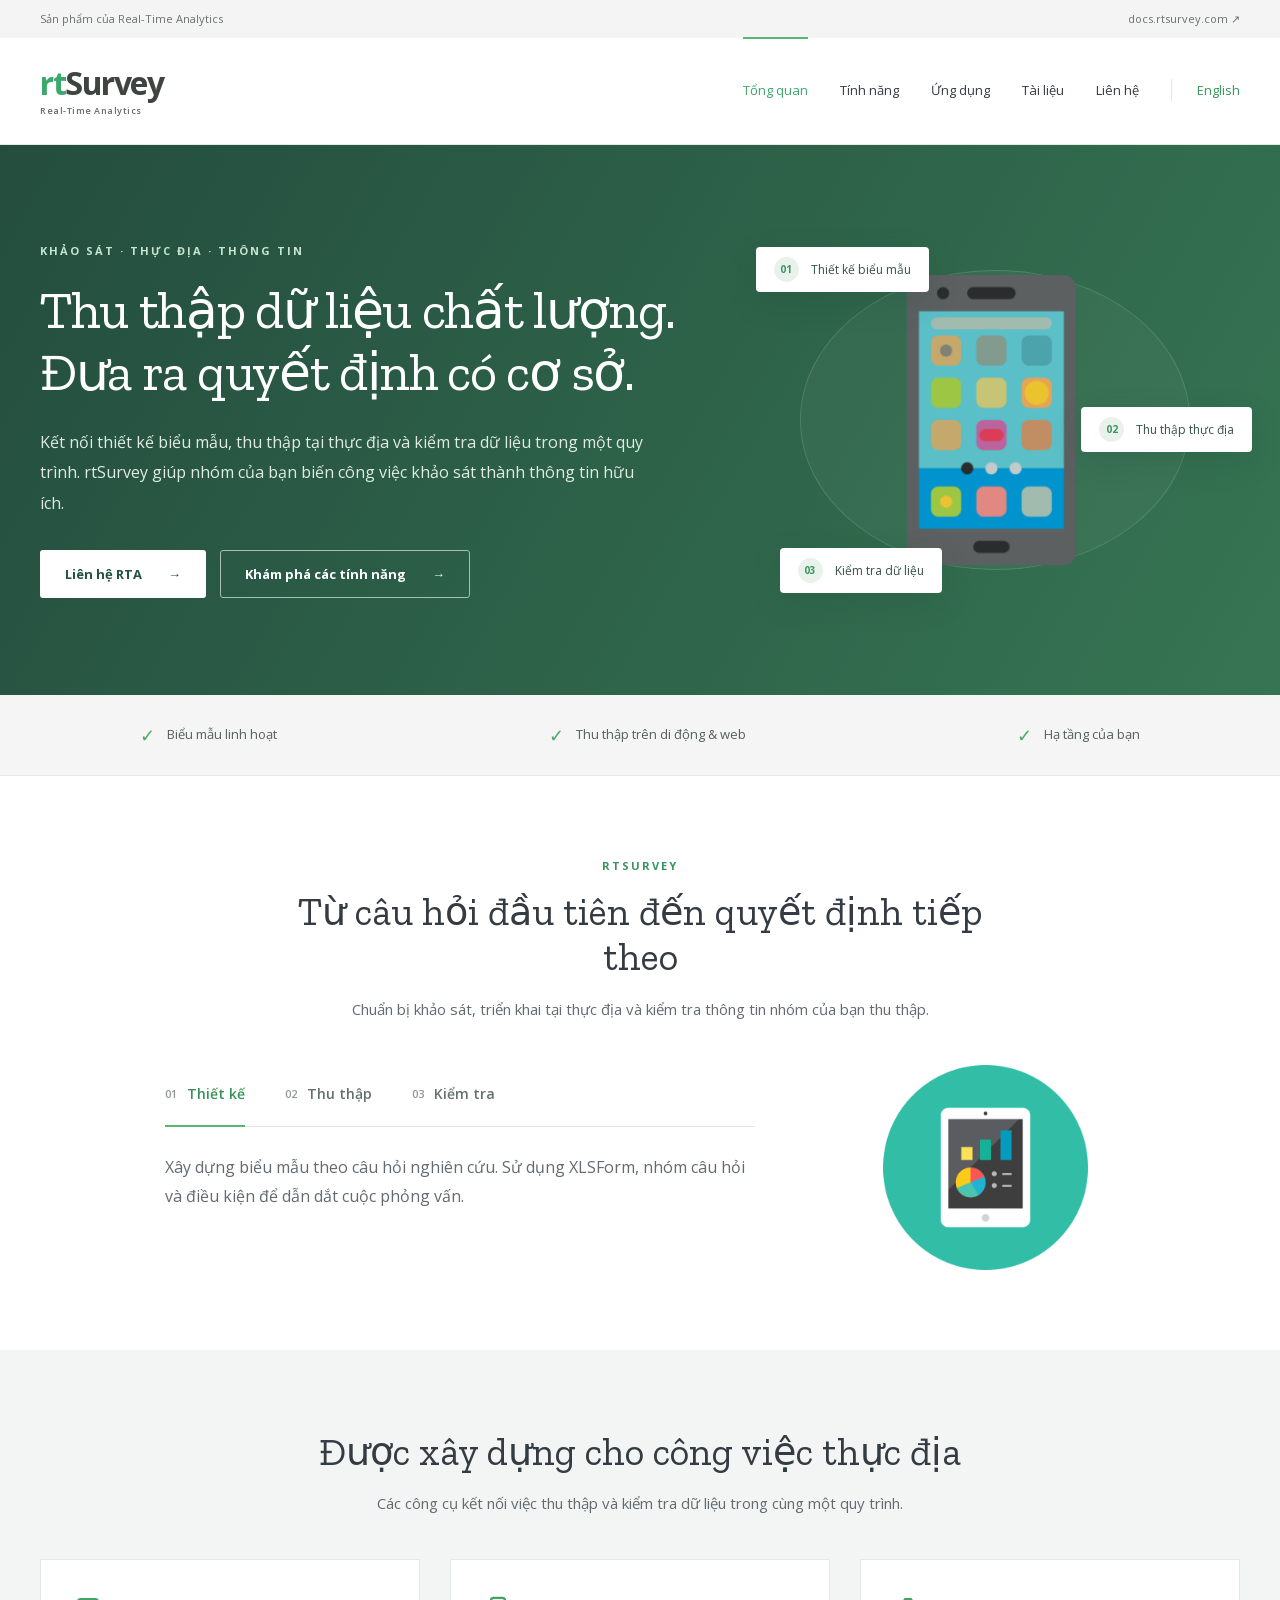
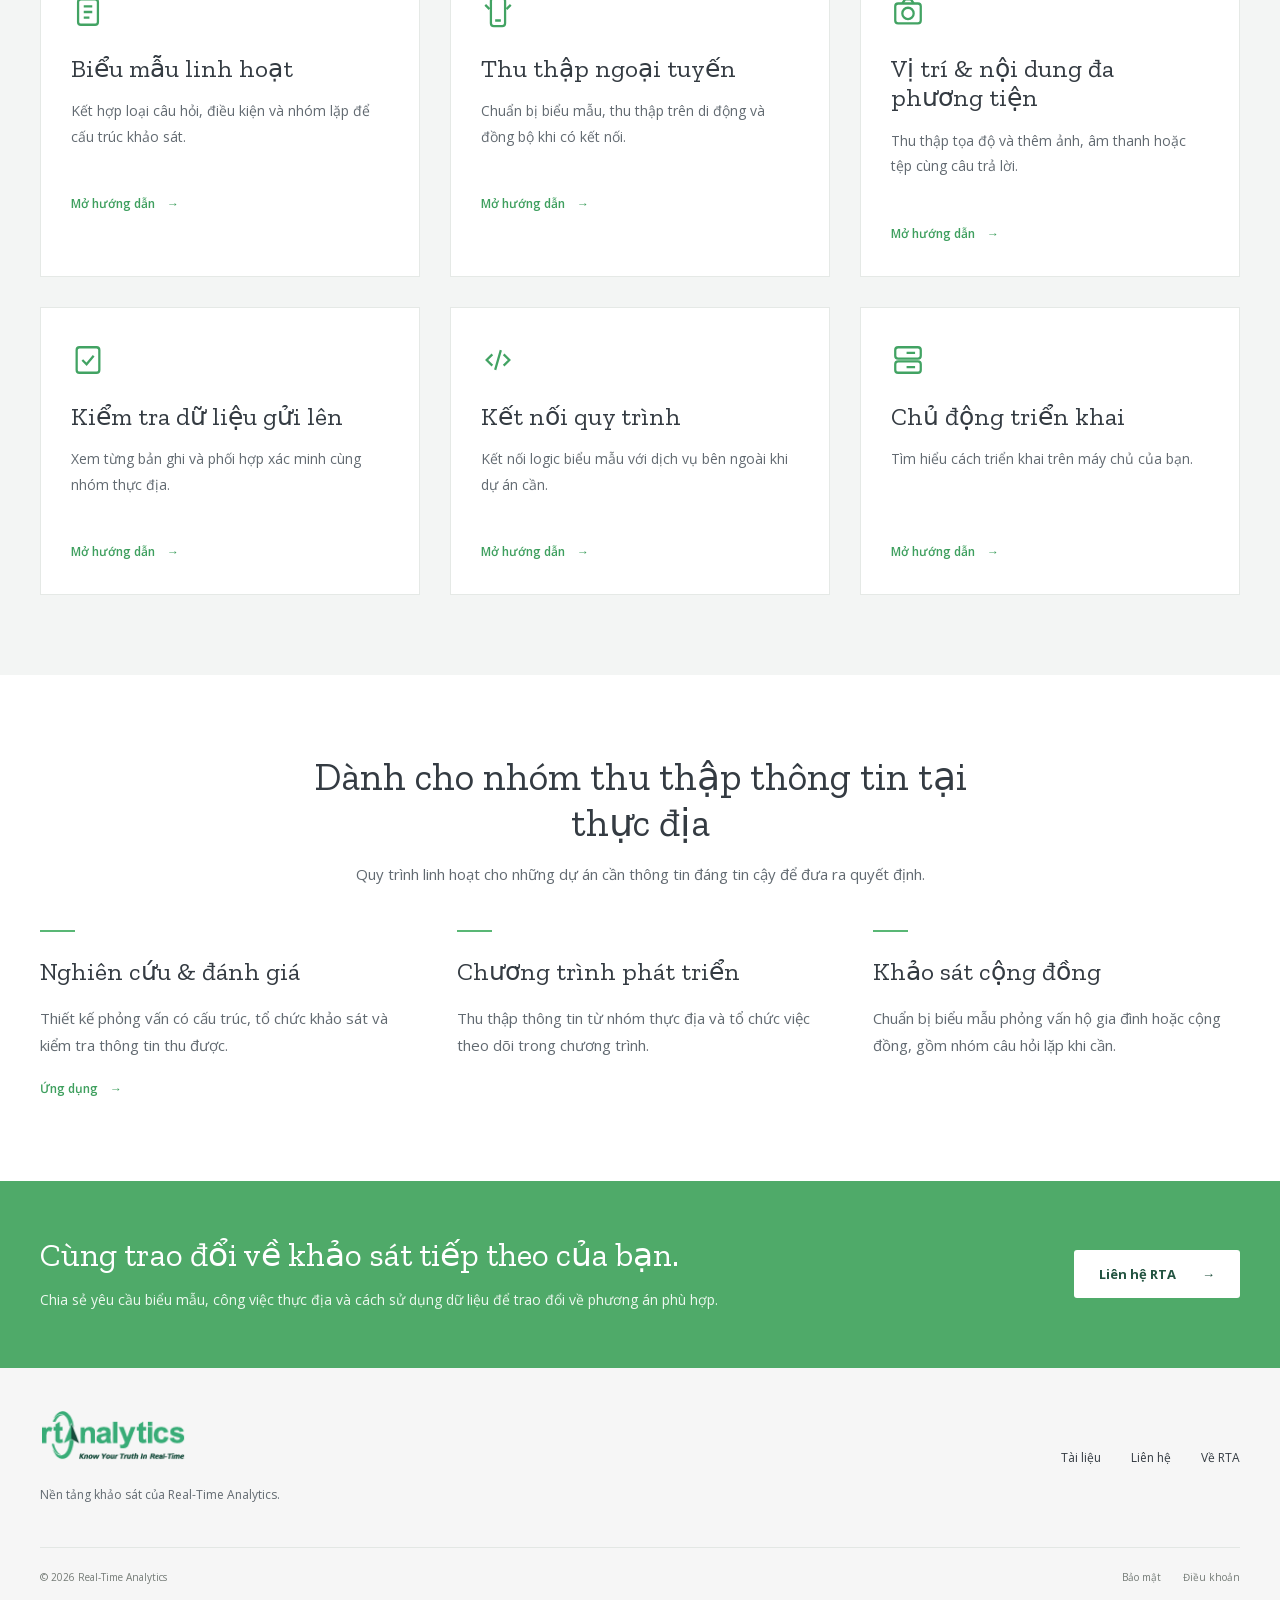
<file: vi/index.html>
<!doctype html><html lang="vi"><head><meta charset="utf-8"><meta name="viewport" content="width=device-width,initial-scale=1"><title>Tổng quan | rtSurvey</title><meta name="description" content="Kết nối thiết kế biểu mẫu, thu thập tại thực địa và kiểm tra dữ liệu trong một quy trình. rtSurvey giúp nhóm của bạn biến công việc khảo sát thành thông tin hữu ích."><link rel="icon" href="/assets/favicon.ico"><link rel="canonical" href="https://rtsurvey.com/vi/"><link rel="alternate" hreflang="en" href="https://rtsurvey.com/"><link rel="alternate" hreflang="vi" href="https://rtsurvey.com/vi/"><link rel="stylesheet" href="/assets/fonts.css"><link rel="stylesheet" href="/assets/site.css"><script src="/assets/site.js" defer></script></head><body><a class="skip-link" href="#main">Đến nội dung</a><div class="topbar"><div class="container"><span>Sản phẩm của Real-Time Analytics</span><a href="https://docs.rtsurvey.com/">docs.rtsurvey.com <span aria-hidden="true">↗</span></a></div></div><header><div class="container header-inner"><a class="wordmark" href="/vi/" aria-label="rtSurvey trang chủ"><span>rt</span>Survey<small>Real-Time Analytics</small></a><button class="menu-toggle" aria-controls="main-nav" aria-expanded="false" aria-label="Menu"><span></span><span></span><span></span></button><nav id="main-nav" aria-label="Điều hướng chính"><a href="/vi/" aria-current=page>Tổng quan</a><a href="/vi/features/" >Tính năng</a><a href="/vi/use-cases/" >Ứng dụng</a><a href="/vi/resources/" >Tài liệu</a><a href="/vi/contact/" >Liên hệ</a><a class="language" href="/" lang="en">English</a></nav></div></header><main id="main"><section class="hero"><div class="container hero-grid"><div><p class="eyebrow">KHẢO SÁT · THỰC ĐỊA · THÔNG TIN</p><h1>Thu thập dữ liệu chất lượng.<br>Đưa ra quyết định có cơ sở.</h1><p class="hero-intro">Kết nối thiết kế biểu mẫu, thu thập tại thực địa và kiểm tra dữ liệu trong một quy trình. rtSurvey giúp nhóm của bạn biến công việc khảo sát thành thông tin hữu ích.</p><div class="actions"><a class="button button-light" href="/vi/contact/">Liên hệ RTA<span aria-hidden="true"> →</span></a><a class="button button-outline" href="/vi/features/">Khám phá các tính năng<span aria-hidden="true"> →</span></a></div></div><div class="hero-visual" aria-label="Từ câu hỏi đầu tiên đến quyết định tiếp theo"><div class="hero-disc"></div><img src="/assets/field-phone.png" alt="" width="300" height="300"><span class="hero-phase phase-0"><b>01</b>Thiết kế biểu mẫu</span><span class="hero-phase phase-1"><b>02</b>Thu thập thực địa</span><span class="hero-phase phase-2"><b>03</b>Kiểm tra dữ liệu</span></div></div></section>
 <div class="value-strip"><div class="container"><span><i aria-hidden="true">✓</i>Biểu mẫu linh hoạt</span><span><i aria-hidden="true">✓</i>Thu thập trên di động & web</span><span><i aria-hidden="true">✓</i>Hạ tầng của bạn</span></div></div>
 <section class="section container"><div class="section-heading"><p class="eyebrow">rtSurvey</p><h2>Từ câu hỏi đầu tiên đến quyết định tiếp theo</h2><p>Chuẩn bị khảo sát, triển khai tại thực địa và kiểm tra thông tin nhóm của bạn thu thập.</p></div><div class="workflow"><div><div class="step-tabs" role="tablist" aria-label="Từ câu hỏi đầu tiên đến quyết định tiếp theo"><button id="step-tab-0" class="step-tab" role="tab" aria-controls="step-panel-0" aria-selected="true" tabindex="0" data-step="0"><span>01</span>Thiết kế</button><button id="step-tab-1" class="step-tab" role="tab" aria-controls="step-panel-1" aria-selected="false" tabindex="-1" data-step="1"><span>02</span>Thu thập</button><button id="step-tab-2" class="step-tab" role="tab" aria-controls="step-panel-2" aria-selected="false" tabindex="-1" data-step="2"><span>03</span>Kiểm tra</button></div><div class="step-panel" id="step-panel-0" role="tabpanel" aria-labelledby="step-tab-0" ><p>Xây dựng biểu mẫu theo câu hỏi nghiên cứu. Sử dụng XLSForm, nhóm câu hỏi và điều kiện để dẫn dắt cuộc phỏng vấn.</p></div><div class="step-panel" id="step-panel-1" role="tabpanel" aria-labelledby="step-tab-1" hidden><p>Mang biểu mẫu đã chuẩn bị ra thực địa. Thu thập trên ứng dụng di động hoặc web, làm việc ngoại tuyến trên di động và đồng bộ khi có kết nối.</p></div><div class="step-panel" id="step-panel-2" role="tabpanel" aria-labelledby="step-tab-2" hidden><p>Xem dữ liệu gửi lên, kiểm tra câu trả lời và tổ chức việc xác minh trước khi đưa vào phân tích.</p></div></div><img src="/assets/data-tablet.png" alt="" width="220" height="220" loading="lazy"></div></section>
 <section class="section soft"><div class="container"><div class="section-heading"><h2>Được xây dựng cho công việc thực địa</h2><p>Các công cụ kết nối việc thu thập và kiểm tra dữ liệu trong cùng một quy trình.</p></div><div class="feature-grid"><article class="feature-card"><span class="feature-icon"><svg viewBox="0 0 24 24" fill="none" stroke="currentColor" stroke-width="1.6" aria-hidden="true"><rect x="5" y="3" width="14" height="18" rx="2"/><path d="M9 8h6M9 12h6M9 16h4"/></svg></span><h3>Biểu mẫu linh hoạt</h3><p>Kết hợp loại câu hỏi, điều kiện và nhóm lặp để cấu trúc khảo sát.</p><a class="text-link" href="/vi/features/#form">Mở hướng dẫn<span aria-hidden="true"> →</span></a></article><article class="feature-card"><span class="feature-icon"><svg viewBox="0 0 24 24" fill="none" stroke="currentColor" stroke-width="1.6" aria-hidden="true"><rect x="7" y="2" width="10" height="20" rx="2"/><path d="M10 18h4M3 7l3 3M21 7l-3 3"/></svg></span><h3>Thu thập ngoại tuyến</h3><p>Chuẩn bị biểu mẫu, thu thập trên di động và đồng bộ khi có kết nối.</p><a class="text-link" href="/vi/features/#offline">Mở hướng dẫn<span aria-hidden="true"> →</span></a></article><article class="feature-card"><span class="feature-icon"><svg viewBox="0 0 24 24" fill="none" stroke="currentColor" stroke-width="1.6" aria-hidden="true"><rect x="3" y="6" width="18" height="14" rx="2"/><path d="M8 6l2-3h4l2 3"/><circle cx="12" cy="13" r="4"/></svg></span><h3>Vị trí & nội dung đa phương tiện</h3><p>Thu thập tọa độ và thêm ảnh, âm thanh hoặc tệp cùng câu trả lời.</p><a class="text-link" href="/vi/features/#media">Mở hướng dẫn<span aria-hidden="true"> →</span></a></article><article class="feature-card"><span class="feature-icon"><svg viewBox="0 0 24 24" fill="none" stroke="currentColor" stroke-width="1.6" aria-hidden="true"><rect x="4" y="3" width="16" height="18" rx="2"/><path d="M8 12l3 3 5-6"/></svg></span><h3>Kiểm tra dữ liệu gửi lên</h3><p>Xem từng bản ghi và phối hợp xác minh cùng nhóm thực địa.</p><a class="text-link" href="/vi/features/#review">Mở hướng dẫn<span aria-hidden="true"> →</span></a></article><article class="feature-card"><span class="feature-icon"><svg viewBox="0 0 24 24" fill="none" stroke="currentColor" stroke-width="1.6" aria-hidden="true"><path d="M8 8l-4 4 4 4M16 8l4 4-4 4M14 5l-4 14"/></svg></span><h3>Kết nối quy trình</h3><p>Kết nối logic biểu mẫu với dịch vụ bên ngoài khi dự án cần.</p><a class="text-link" href="/vi/features/#connect">Mở hướng dẫn<span aria-hidden="true"> →</span></a></article><article class="feature-card"><span class="feature-icon"><svg viewBox="0 0 24 24" fill="none" stroke="currentColor" stroke-width="1.6" aria-hidden="true"><rect x="3" y="3" width="18" height="8" rx="2"/><rect x="3" y="13" width="18" height="8" rx="2"/><path d="M7 7h.01M7 17h.01M11 7h6M11 17h6"/></svg></span><h3>Chủ động triển khai</h3><p>Tìm hiểu cách triển khai trên máy chủ của bạn.</p><a class="text-link" href="/vi/features/#server">Mở hướng dẫn<span aria-hidden="true"> →</span></a></article></div></div></section>
 <section class="section container"><div class="section-heading"><h2>Dành cho nhóm thu thập thông tin tại thực địa</h2><p>Quy trình linh hoạt cho những dự án cần thông tin đáng tin cậy để đưa ra quyết định.</p></div><div class="use-grid"><article><span class="rule"></span><h3>Nghiên cứu & đánh giá</h3><p>Thiết kế phỏng vấn có cấu trúc, tổ chức khảo sát và kiểm tra thông tin thu được.</p></article><article><span class="rule"></span><h3>Chương trình phát triển</h3><p>Thu thập thông tin từ nhóm thực địa và tổ chức việc theo dõi trong chương trình.</p></article><article><span class="rule"></span><h3>Khảo sát cộng đồng</h3><p>Chuẩn bị biểu mẫu phỏng vấn hộ gia đình hoặc cộng đồng, gồm nhóm câu hỏi lặp khi cần.</p></article></div><a class="text-link" href="/vi/use-cases/">Ứng dụng<span aria-hidden="true"> →</span></a></section><section class="cta"><div class="container cta-inner"><div><h2>Cùng trao đổi về khảo sát tiếp theo của bạn.</h2><p>Chia sẻ yêu cầu biểu mẫu, công việc thực địa và cách sử dụng dữ liệu để trao đổi về phương án phù hợp.</p></div><a class="button button-light" href="/vi/contact/">Liên hệ RTA<span aria-hidden="true"> →</span></a></div></section></main><footer><div class="container footer-main"><div><a href="https://rta.vn/"><img src="/assets/rta-logo.png" alt="Real-Time Analytics" width="148" height="54" loading="lazy"></a><p>Nền tảng khảo sát của Real-Time Analytics.</p></div><div class="footer-links"><a class="" href="/vi/resources/">Tài liệu<span aria-hidden="true"> →</span></a><a class="" href="/vi/contact/">Liên hệ<span aria-hidden="true"> →</span></a><a class="" href="https://rta.vn/about-us/">Về RTA<span aria-hidden="true"> →</span></a></div></div><div class="container footer-bottom"><span>© <span data-year>2026</span> Real-Time Analytics</span><div><a href="https://rta.vn/privacy/">Bảo mật</a><a href="https://rta.vn/terms/">Điều khoản</a></div></div></footer></body></html>
</file>
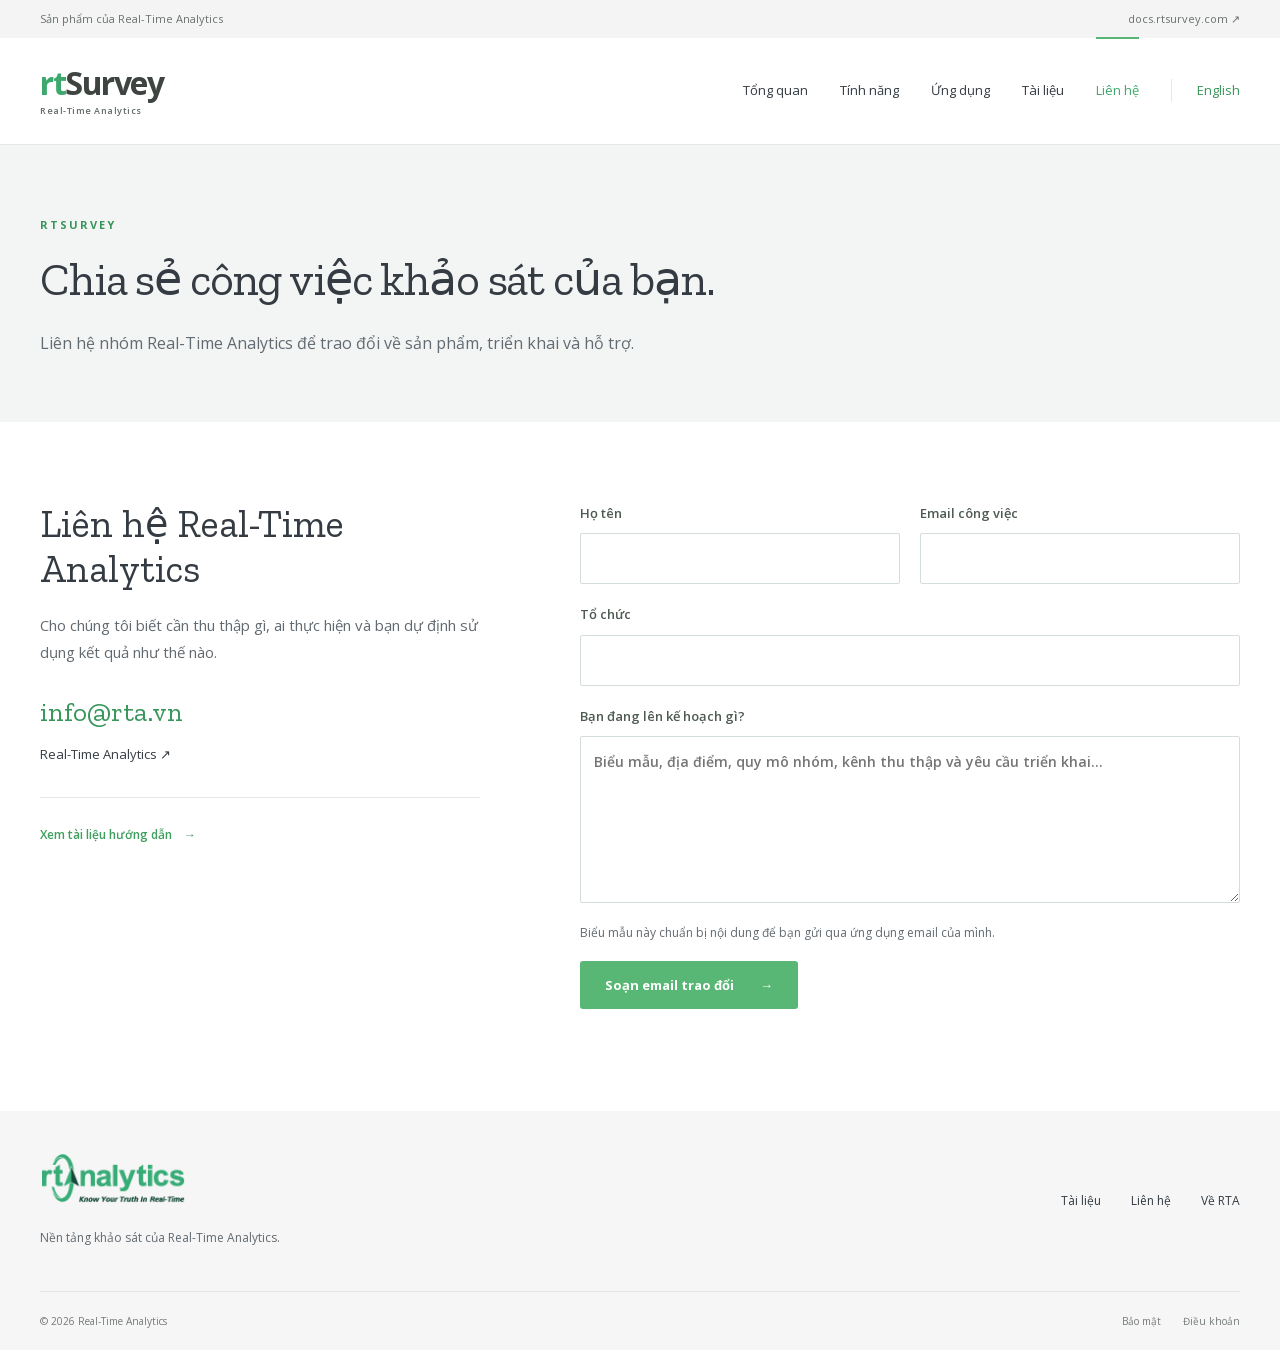
<file: vi/contact/index.html>
<!doctype html><html lang="vi"><head><meta charset="utf-8"><meta name="viewport" content="width=device-width,initial-scale=1"><title>Liên hệ | rtSurvey</title><meta name="description" content="Liên hệ nhóm Real-Time Analytics để trao đổi về sản phẩm, triển khai và hỗ trợ."><link rel="icon" href="/assets/favicon.ico"><link rel="canonical" href="https://rtsurvey.com/vi/contact/"><link rel="alternate" hreflang="en" href="https://rtsurvey.com/contact/"><link rel="alternate" hreflang="vi" href="https://rtsurvey.com/vi/contact/"><link rel="stylesheet" href="/assets/fonts.css"><link rel="stylesheet" href="/assets/site.css"><script src="/assets/site.js" defer></script></head><body><a class="skip-link" href="#main">Đến nội dung</a><div class="topbar"><div class="container"><span>Sản phẩm của Real-Time Analytics</span><a href="https://docs.rtsurvey.com/">docs.rtsurvey.com <span aria-hidden="true">↗</span></a></div></div><header><div class="container header-inner"><a class="wordmark" href="/vi/" aria-label="rtSurvey trang chủ"><span>rt</span>Survey<small>Real-Time Analytics</small></a><button class="menu-toggle" aria-controls="main-nav" aria-expanded="false" aria-label="Menu"><span></span><span></span><span></span></button><nav id="main-nav" aria-label="Điều hướng chính"><a href="/vi/" >Tổng quan</a><a href="/vi/features/" >Tính năng</a><a href="/vi/use-cases/" >Ứng dụng</a><a href="/vi/resources/" >Tài liệu</a><a href="/vi/contact/" aria-current=page>Liên hệ</a><a class="language" href="/contact/" lang="en">English</a></nav></div></header><main id="main"><section class="page-heading soft"><div class="container"><p class="eyebrow">rtSurvey</p><h1>Chia sẻ công việc khảo sát của bạn.</h1><p>Liên hệ nhóm Real-Time Analytics để trao đổi về sản phẩm, triển khai và hỗ trợ.</p></div></section><section class="section container contact-grid"><aside><h2>Liên hệ Real-Time Analytics</h2><p>Cho chúng tôi biết cần thu thập gì, ai thực hiện và bạn dự định sử dụng kết quả như thế nào.</p><a class="contact-email" href="mailto:info@rta.vn">info@rta.vn</a><a class="company-link" href="https://rta.vn/">Real-Time Analytics <span aria-hidden="true">↗</span></a><div class="contact-guide"><a class="text-link" href="https://docs.rtsurvey.com/">Xem tài liệu hướng dẫn<span aria-hidden="true"> →</span></a></div></aside><form id="enquiry" data-language="vi" data-prepared="Nội dung đã sẵn sàng. Mở ứng dụng email để xem lại và gửi." data-send="Mở ứng dụng email"><div class="form-row"><label>Họ tên<input name="name" autocomplete="name" required maxlength="100"></label><label>Email công việc<input type="email" name="email" autocomplete="email" required maxlength="200"></label></div><label>Tổ chức<input name="organisation" autocomplete="organization" maxlength="200"></label><label>Bạn đang lên kế hoạch gì?<textarea name="message" rows="6" required maxlength="3000" placeholder="Biểu mẫu, địa điểm, quy mô nhóm, kênh thu thập và yêu cầu triển khai…"></textarea></label><p class="form-note">Biểu mẫu này chuẩn bị nội dung để bạn gửi qua ứng dụng email của mình.</p><button class="button button-green" type="submit">Soạn email trao đổi <span aria-hidden="true">→</span></button><div id="enquiry-result" aria-live="polite"></div></form></section></main><footer><div class="container footer-main"><div><a href="https://rta.vn/"><img src="/assets/rta-logo.png" alt="Real-Time Analytics" width="148" height="54" loading="lazy"></a><p>Nền tảng khảo sát của Real-Time Analytics.</p></div><div class="footer-links"><a class="" href="/vi/resources/">Tài liệu<span aria-hidden="true"> →</span></a><a class="" href="/vi/contact/">Liên hệ<span aria-hidden="true"> →</span></a><a class="" href="https://rta.vn/about-us/">Về RTA<span aria-hidden="true"> →</span></a></div></div><div class="container footer-bottom"><span>© <span data-year>2026</span> Real-Time Analytics</span><div><a href="https://rta.vn/privacy/">Bảo mật</a><a href="https://rta.vn/terms/">Điều khoản</a></div></div></footer></body></html>
</file>
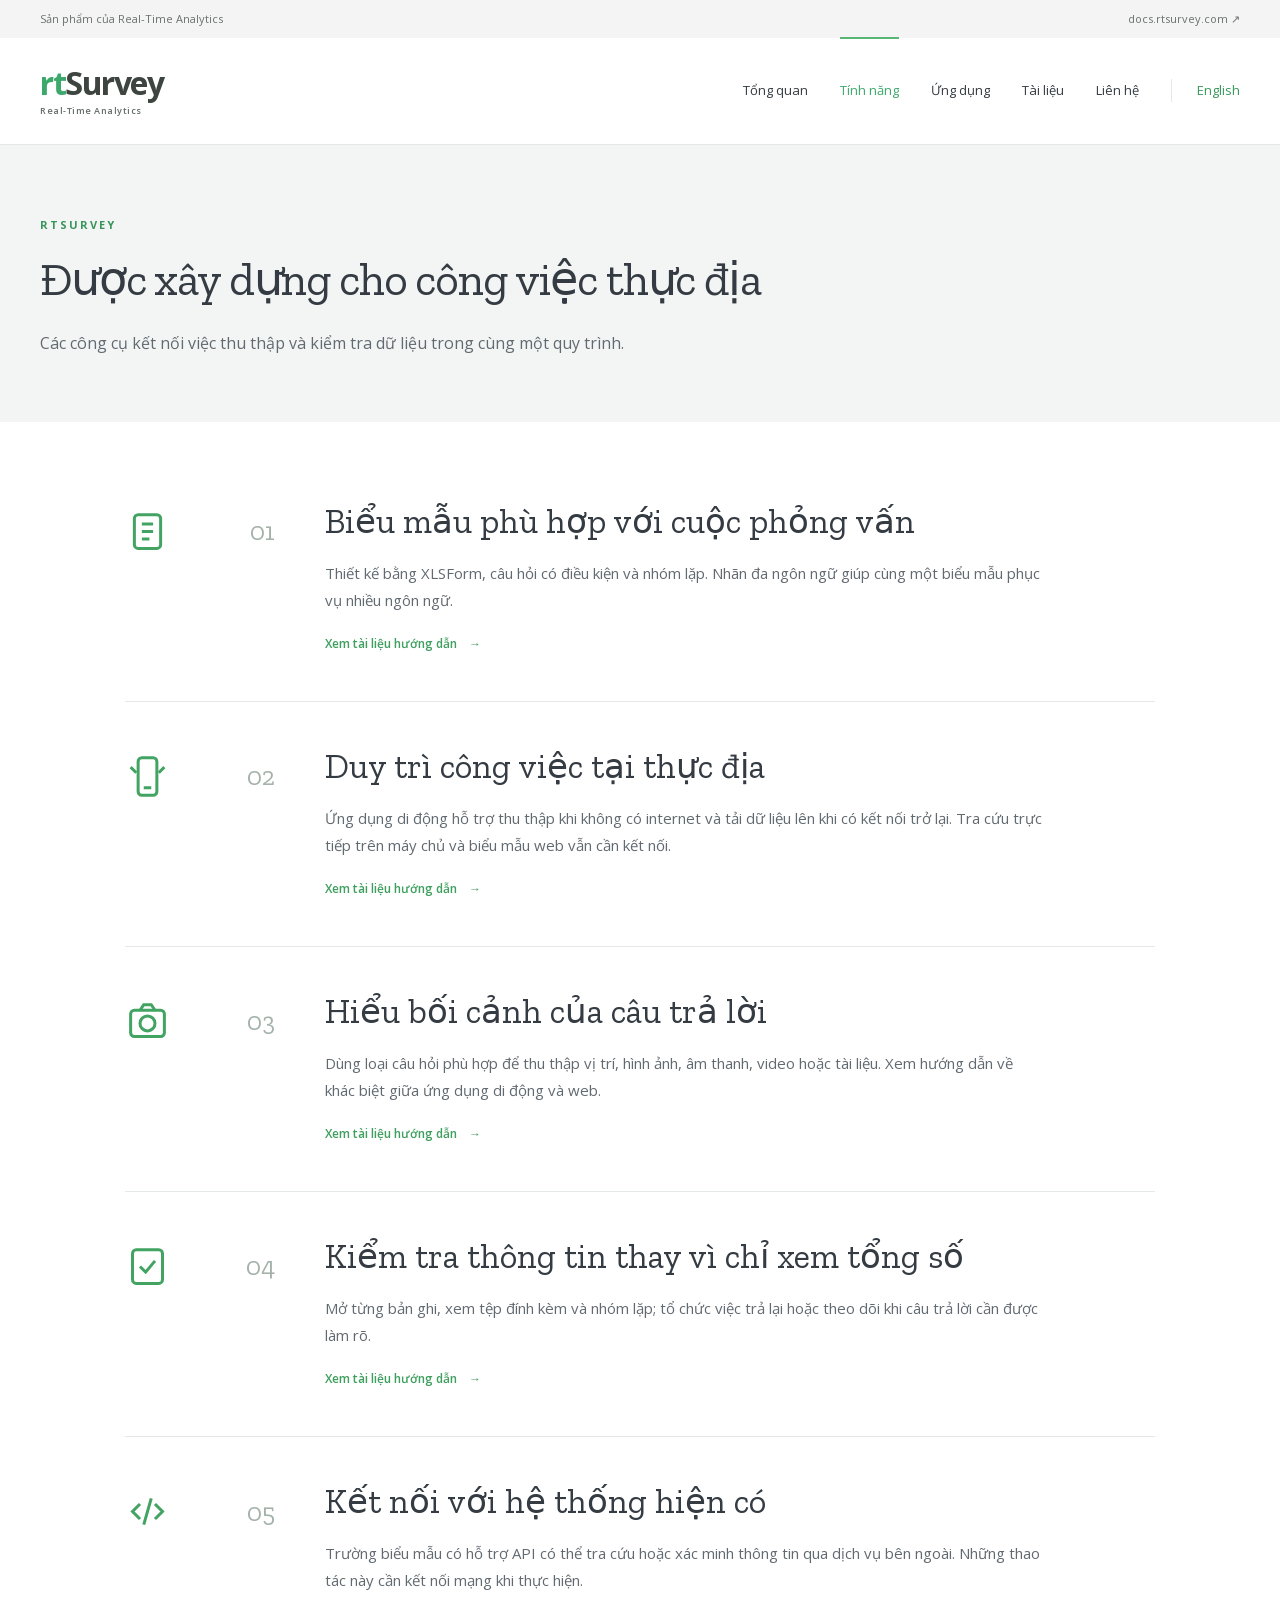
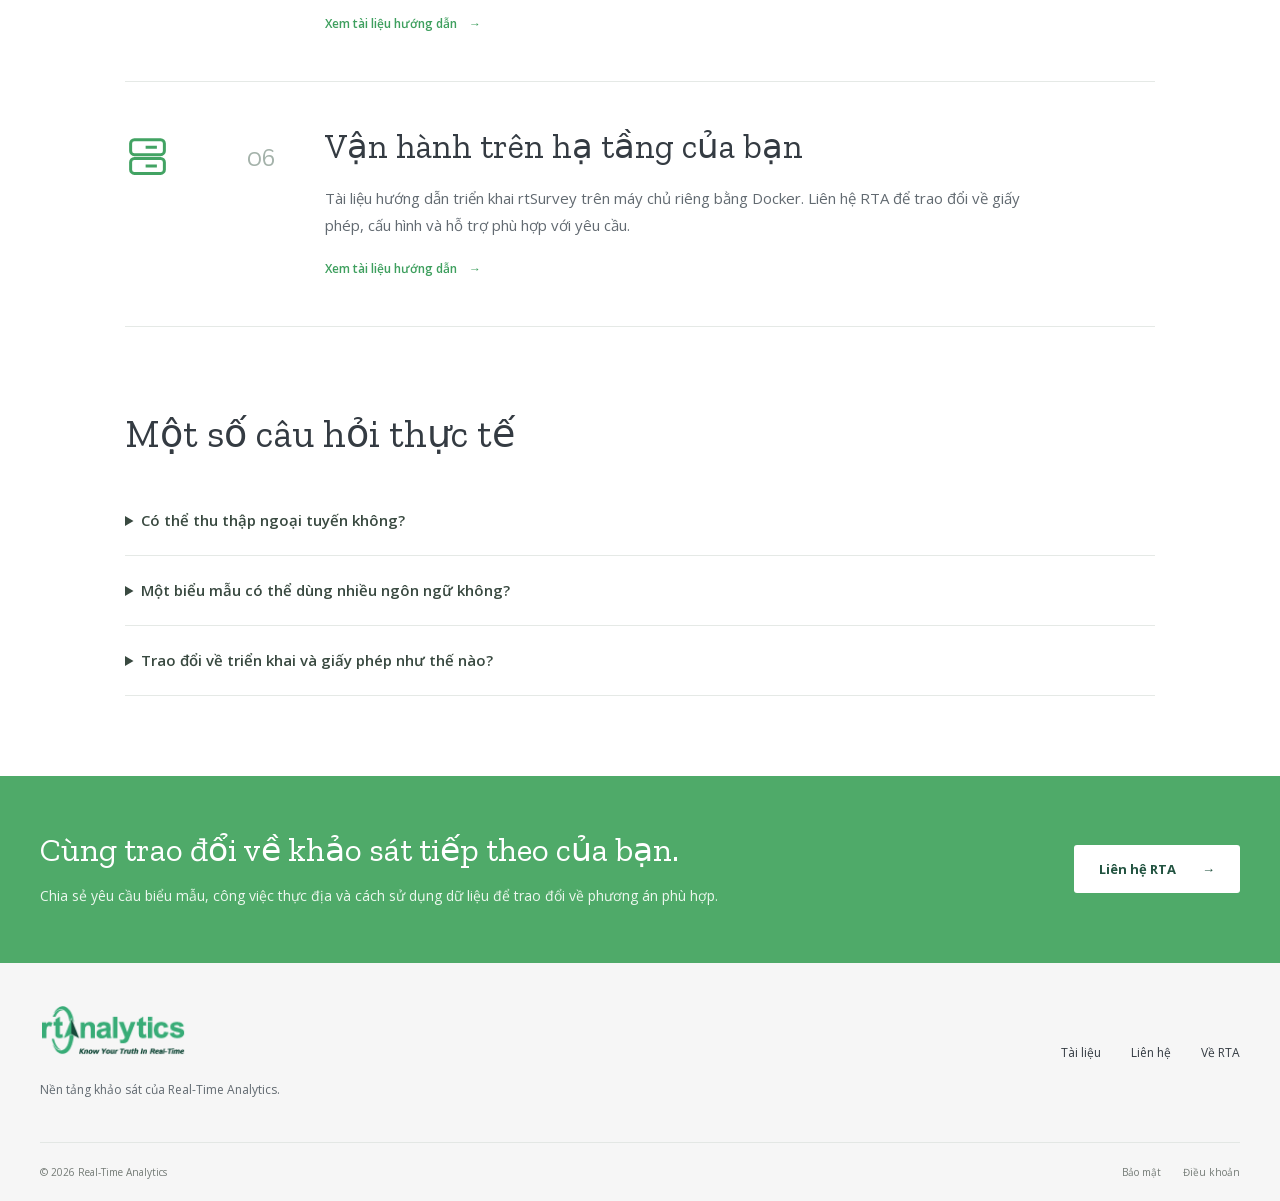
<file: vi/features/index.html>
<!doctype html><html lang="vi"><head><meta charset="utf-8"><meta name="viewport" content="width=device-width,initial-scale=1"><title>Tính năng | rtSurvey</title><meta name="description" content="Các công cụ kết nối việc thu thập và kiểm tra dữ liệu trong cùng một quy trình."><link rel="icon" href="/assets/favicon.ico"><link rel="canonical" href="https://rtsurvey.com/vi/features/"><link rel="alternate" hreflang="en" href="https://rtsurvey.com/features/"><link rel="alternate" hreflang="vi" href="https://rtsurvey.com/vi/features/"><link rel="stylesheet" href="/assets/fonts.css"><link rel="stylesheet" href="/assets/site.css"><script src="/assets/site.js" defer></script></head><body><a class="skip-link" href="#main">Đến nội dung</a><div class="topbar"><div class="container"><span>Sản phẩm của Real-Time Analytics</span><a href="https://docs.rtsurvey.com/">docs.rtsurvey.com <span aria-hidden="true">↗</span></a></div></div><header><div class="container header-inner"><a class="wordmark" href="/vi/" aria-label="rtSurvey trang chủ"><span>rt</span>Survey<small>Real-Time Analytics</small></a><button class="menu-toggle" aria-controls="main-nav" aria-expanded="false" aria-label="Menu"><span></span><span></span><span></span></button><nav id="main-nav" aria-label="Điều hướng chính"><a href="/vi/" >Tổng quan</a><a href="/vi/features/" aria-current=page>Tính năng</a><a href="/vi/use-cases/" >Ứng dụng</a><a href="/vi/resources/" >Tài liệu</a><a href="/vi/contact/" >Liên hệ</a><a class="language" href="/features/" lang="en">English</a></nav></div></header><main id="main"><section class="page-heading soft"><div class="container"><p class="eyebrow">rtSurvey</p><h1>Được xây dựng cho công việc thực địa</h1><p>Các công cụ kết nối việc thu thập và kiểm tra dữ liệu trong cùng một quy trình.</p></div></section><section class="section container details-list"><article class="feature-detail" id="form"><div class="detail-mark"><svg viewBox="0 0 24 24" fill="none" stroke="currentColor" stroke-width="1.6" aria-hidden="true"><rect x="5" y="3" width="14" height="18" rx="2"/><path d="M9 8h6M9 12h6M9 16h4"/></svg><span>01</span></div><div><h2>Biểu mẫu phù hợp với cuộc phỏng vấn</h2><p>Thiết kế bằng XLSForm, câu hỏi có điều kiện và nhóm lặp. Nhãn đa ngôn ngữ giúp cùng một biểu mẫu phục vụ nhiều ngôn ngữ.</p><a class="text-link" href="https://docs.rtsurvey.com/survey-design/key-concepts/">Xem tài liệu hướng dẫn<span aria-hidden="true"> →</span></a></div></article><article class="feature-detail" id="offline"><div class="detail-mark"><svg viewBox="0 0 24 24" fill="none" stroke="currentColor" stroke-width="1.6" aria-hidden="true"><rect x="7" y="2" width="10" height="20" rx="2"/><path d="M10 18h4M3 7l3 3M21 7l-3 3"/></svg><span>02</span></div><div><h2>Duy trì công việc tại thực địa</h2><p>Ứng dụng di động hỗ trợ thu thập khi không có internet và tải dữ liệu lên khi có kết nối trở lại. Tra cứu trực tiếp trên máy chủ và biểu mẫu web vẫn cần kết nối.</p><a class="text-link" href="https://docs.rtsurvey.com/platform-interfaces/mobile-app/functionalities/">Xem tài liệu hướng dẫn<span aria-hidden="true"> →</span></a></div></article><article class="feature-detail" id="media"><div class="detail-mark"><svg viewBox="0 0 24 24" fill="none" stroke="currentColor" stroke-width="1.6" aria-hidden="true"><rect x="3" y="6" width="18" height="14" rx="2"/><path d="M8 6l2-3h4l2 3"/><circle cx="12" cy="13" r="4"/></svg><span>03</span></div><div><h2>Hiểu bối cảnh của câu trả lời</h2><p>Dùng loại câu hỏi phù hợp để thu thập vị trí, hình ảnh, âm thanh, video hoặc tài liệu. Xem hướng dẫn về khác biệt giữa ứng dụng di động và web.</p><a class="text-link" href="https://docs.rtsurvey.com/survey-design/key-concepts/">Xem tài liệu hướng dẫn<span aria-hidden="true"> →</span></a></div></article><article class="feature-detail" id="review"><div class="detail-mark"><svg viewBox="0 0 24 24" fill="none" stroke="currentColor" stroke-width="1.6" aria-hidden="true"><rect x="4" y="3" width="16" height="18" rx="2"/><path d="M8 12l3 3 5-6"/></svg><span>04</span></div><div><h2>Kiểm tra thông tin thay vì chỉ xem tổng số</h2><p>Mở từng bản ghi, xem tệp đính kèm và nhóm lặp; tổ chức việc trả lại hoặc theo dõi khi câu trả lời cần được làm rõ.</p><a class="text-link" href="https://docs.rtsurvey.com/platform-interfaces/rtsurvey-cloud/manage-submission/">Xem tài liệu hướng dẫn<span aria-hidden="true"> →</span></a></div></article><article class="feature-detail" id="connect"><div class="detail-mark"><svg viewBox="0 0 24 24" fill="none" stroke="currentColor" stroke-width="1.6" aria-hidden="true"><path d="M8 8l-4 4 4 4M16 8l4 4-4 4M14 5l-4 14"/></svg><span>05</span></div><div><h2>Kết nối với hệ thống hiện có</h2><p>Trường biểu mẫu có hỗ trợ API có thể tra cứu hoặc xác minh thông tin qua dịch vụ bên ngoài. Những thao tác này cần kết nối mạng khi thực hiện.</p><a class="text-link" href="https://docs.rtsurvey.com/survey-design/advanced-features/call-api/">Xem tài liệu hướng dẫn<span aria-hidden="true"> →</span></a></div></article><article class="feature-detail" id="server"><div class="detail-mark"><svg viewBox="0 0 24 24" fill="none" stroke="currentColor" stroke-width="1.6" aria-hidden="true"><rect x="3" y="3" width="18" height="8" rx="2"/><rect x="3" y="13" width="18" height="8" rx="2"/><path d="M7 7h.01M7 17h.01M11 7h6M11 17h6"/></svg><span>06</span></div><div><h2>Vận hành trên hạ tầng của bạn</h2><p>Tài liệu hướng dẫn triển khai rtSurvey trên máy chủ riêng bằng Docker. Liên hệ RTA để trao đổi về giấy phép, cấu hình và hỗ trợ phù hợp với yêu cầu.</p><a class="text-link" href="https://docs.rtsurvey.com/deployment/self-host-docker/">Xem tài liệu hướng dẫn<span aria-hidden="true"> →</span></a></div></article></section><section class="section faq container"><h2>Một số câu hỏi thực tế</h2><details><summary>Có thể thu thập ngoại tuyến không?</summary><p>Quy trình di động hỗ trợ biểu mẫu đã chuẩn bị và thu thập ngoại tuyến. Đồng bộ cần có kết nối; tra cứu API trực tiếp và biểu mẫu web cần internet.</p></details><details><summary>Một biểu mẫu có thể dùng nhiều ngôn ngữ không?</summary><p>XLSForm hỗ trợ nhãn ở nhiều ngôn ngữ. Xem hướng dẫn thiết kế biểu mẫu để cấu trúc các cột ngôn ngữ.</p></details><details><summary>Trao đổi về triển khai và giấy phép như thế nào?</summary><p>Liên hệ RTA với yêu cầu dự án, hoặc bắt đầu từ hướng dẫn triển khai máy chủ riêng. Giá và giấy phép cần được xác nhận cho phương án của bạn.</p></details></section><section class="cta"><div class="container cta-inner"><div><h2>Cùng trao đổi về khảo sát tiếp theo của bạn.</h2><p>Chia sẻ yêu cầu biểu mẫu, công việc thực địa và cách sử dụng dữ liệu để trao đổi về phương án phù hợp.</p></div><a class="button button-light" href="/vi/contact/">Liên hệ RTA<span aria-hidden="true"> →</span></a></div></section></main><footer><div class="container footer-main"><div><a href="https://rta.vn/"><img src="/assets/rta-logo.png" alt="Real-Time Analytics" width="148" height="54" loading="lazy"></a><p>Nền tảng khảo sát của Real-Time Analytics.</p></div><div class="footer-links"><a class="" href="/vi/resources/">Tài liệu<span aria-hidden="true"> →</span></a><a class="" href="/vi/contact/">Liên hệ<span aria-hidden="true"> →</span></a><a class="" href="https://rta.vn/about-us/">Về RTA<span aria-hidden="true"> →</span></a></div></div><div class="container footer-bottom"><span>© <span data-year>2026</span> Real-Time Analytics</span><div><a href="https://rta.vn/privacy/">Bảo mật</a><a href="https://rta.vn/terms/">Điều khoản</a></div></div></footer></body></html>
</file>
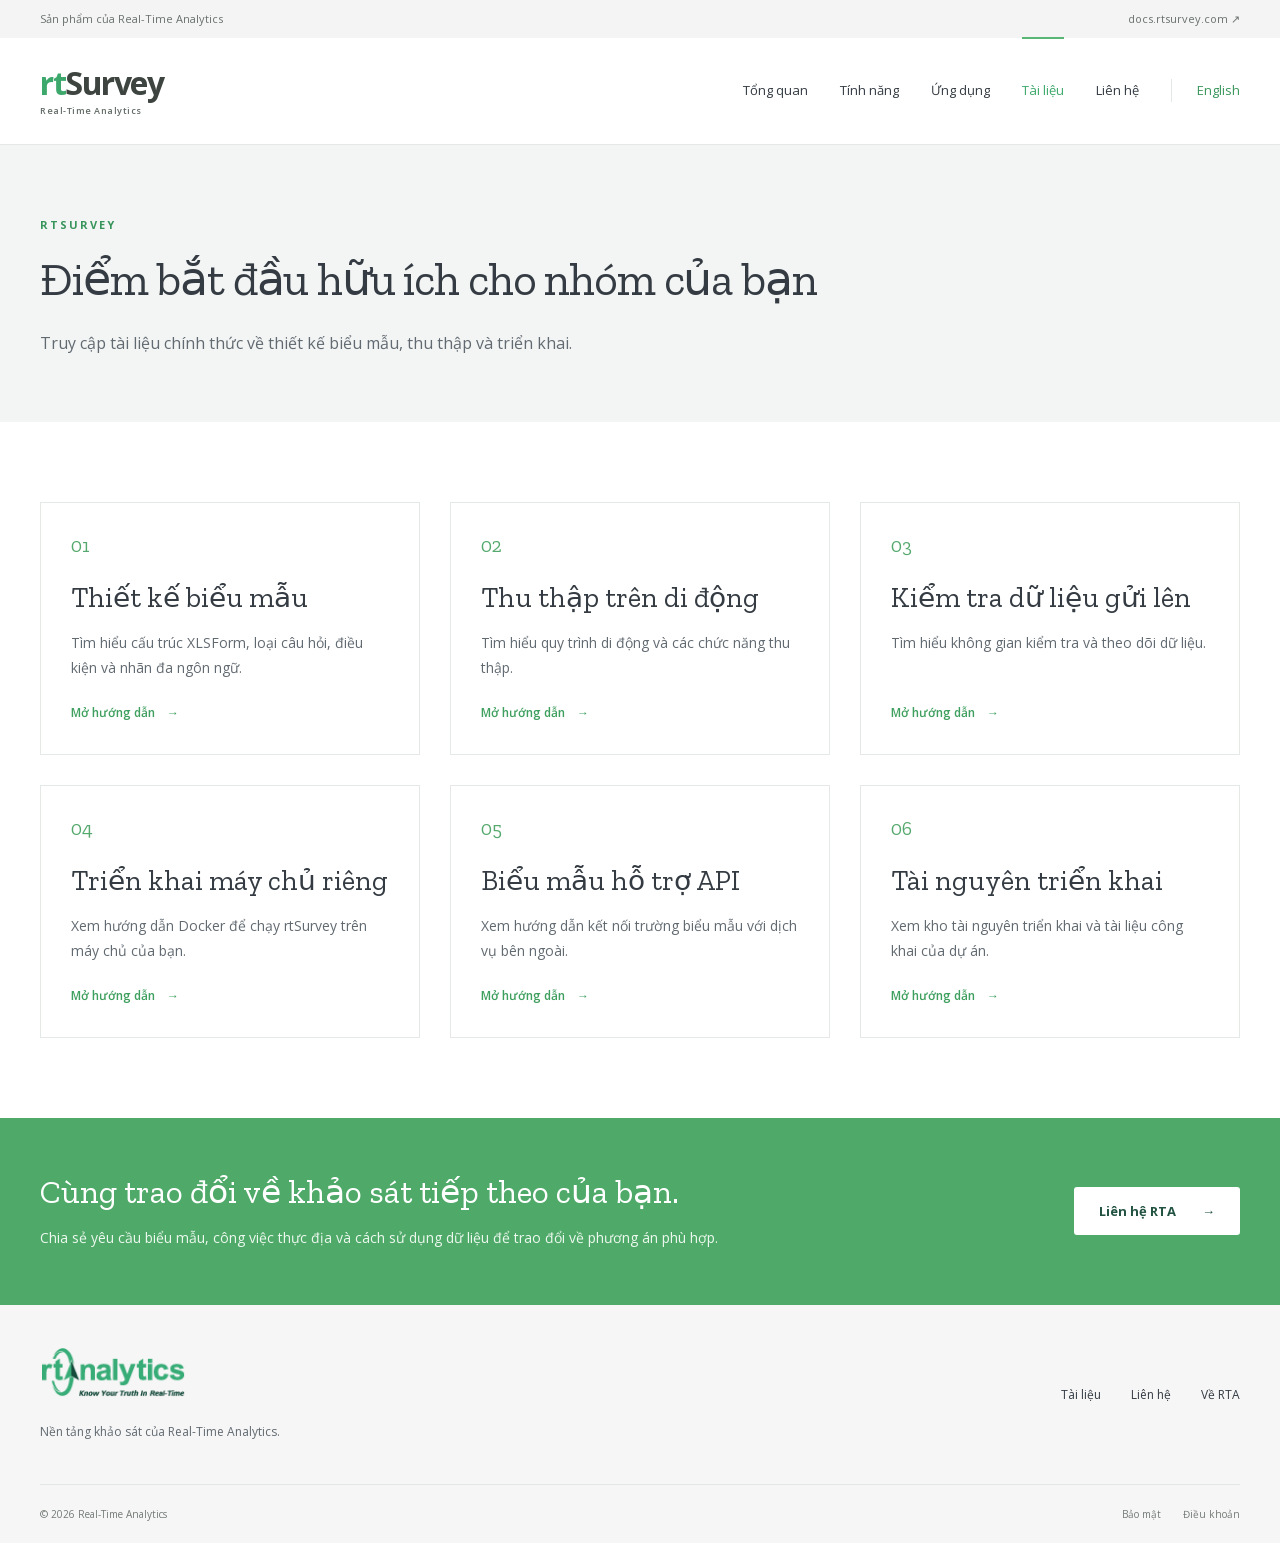
<file: vi/resources/index.html>
<!doctype html><html lang="vi"><head><meta charset="utf-8"><meta name="viewport" content="width=device-width,initial-scale=1"><title>Tài liệu | rtSurvey</title><meta name="description" content="Truy cập tài liệu chính thức về thiết kế biểu mẫu, thu thập và triển khai."><link rel="icon" href="/assets/favicon.ico"><link rel="canonical" href="https://rtsurvey.com/vi/resources/"><link rel="alternate" hreflang="en" href="https://rtsurvey.com/resources/"><link rel="alternate" hreflang="vi" href="https://rtsurvey.com/vi/resources/"><link rel="stylesheet" href="/assets/fonts.css"><link rel="stylesheet" href="/assets/site.css"><script src="/assets/site.js" defer></script></head><body><a class="skip-link" href="#main">Đến nội dung</a><div class="topbar"><div class="container"><span>Sản phẩm của Real-Time Analytics</span><a href="https://docs.rtsurvey.com/">docs.rtsurvey.com <span aria-hidden="true">↗</span></a></div></div><header><div class="container header-inner"><a class="wordmark" href="/vi/" aria-label="rtSurvey trang chủ"><span>rt</span>Survey<small>Real-Time Analytics</small></a><button class="menu-toggle" aria-controls="main-nav" aria-expanded="false" aria-label="Menu"><span></span><span></span><span></span></button><nav id="main-nav" aria-label="Điều hướng chính"><a href="/vi/" >Tổng quan</a><a href="/vi/features/" >Tính năng</a><a href="/vi/use-cases/" >Ứng dụng</a><a href="/vi/resources/" aria-current=page>Tài liệu</a><a href="/vi/contact/" >Liên hệ</a><a class="language" href="/resources/" lang="en">English</a></nav></div></header><main id="main"><section class="page-heading soft"><div class="container"><p class="eyebrow">rtSurvey</p><h1>Điểm bắt đầu hữu ích cho nhóm của bạn</h1><p>Truy cập tài liệu chính thức về thiết kế biểu mẫu, thu thập và triển khai.</p></div></section><section class="section container"><div class="resource-grid"><article class="resource-card"><span class="resource-number">01</span><h2>Thiết kế biểu mẫu</h2><p>Tìm hiểu cấu trúc XLSForm, loại câu hỏi, điều kiện và nhãn đa ngôn ngữ.</p><a class="text-link" href="https://docs.rtsurvey.com/survey-design/key-concepts/">Mở hướng dẫn<span aria-hidden="true"> →</span></a></article><article class="resource-card"><span class="resource-number">02</span><h2>Thu thập trên di động</h2><p>Tìm hiểu quy trình di động và các chức năng thu thập.</p><a class="text-link" href="https://docs.rtsurvey.com/platform-interfaces/mobile-app/functionalities/">Mở hướng dẫn<span aria-hidden="true"> →</span></a></article><article class="resource-card"><span class="resource-number">03</span><h2>Kiểm tra dữ liệu gửi lên</h2><p>Tìm hiểu không gian kiểm tra và theo dõi dữ liệu.</p><a class="text-link" href="https://docs.rtsurvey.com/platform-interfaces/rtsurvey-cloud/manage-submission/">Mở hướng dẫn<span aria-hidden="true"> →</span></a></article><article class="resource-card"><span class="resource-number">04</span><h2>Triển khai máy chủ riêng</h2><p>Xem hướng dẫn Docker để chạy rtSurvey trên máy chủ của bạn.</p><a class="text-link" href="https://docs.rtsurvey.com/deployment/self-host-docker/">Mở hướng dẫn<span aria-hidden="true"> →</span></a></article><article class="resource-card"><span class="resource-number">05</span><h2>Biểu mẫu hỗ trợ API</h2><p>Xem hướng dẫn kết nối trường biểu mẫu với dịch vụ bên ngoài.</p><a class="text-link" href="https://docs.rtsurvey.com/survey-design/advanced-features/call-api/">Mở hướng dẫn<span aria-hidden="true"> →</span></a></article><article class="resource-card"><span class="resource-number">06</span><h2>Tài nguyên triển khai</h2><p>Xem kho tài nguyên triển khai và tài liệu công khai của dự án.</p><a class="text-link" href="https://github.com/therealtimex/rtsurvey">Mở hướng dẫn<span aria-hidden="true"> →</span></a></article></div></section><section class="cta"><div class="container cta-inner"><div><h2>Cùng trao đổi về khảo sát tiếp theo của bạn.</h2><p>Chia sẻ yêu cầu biểu mẫu, công việc thực địa và cách sử dụng dữ liệu để trao đổi về phương án phù hợp.</p></div><a class="button button-light" href="/vi/contact/">Liên hệ RTA<span aria-hidden="true"> →</span></a></div></section></main><footer><div class="container footer-main"><div><a href="https://rta.vn/"><img src="/assets/rta-logo.png" alt="Real-Time Analytics" width="148" height="54" loading="lazy"></a><p>Nền tảng khảo sát của Real-Time Analytics.</p></div><div class="footer-links"><a class="" href="/vi/resources/">Tài liệu<span aria-hidden="true"> →</span></a><a class="" href="/vi/contact/">Liên hệ<span aria-hidden="true"> →</span></a><a class="" href="https://rta.vn/about-us/">Về RTA<span aria-hidden="true"> →</span></a></div></div><div class="container footer-bottom"><span>© <span data-year>2026</span> Real-Time Analytics</span><div><a href="https://rta.vn/privacy/">Bảo mật</a><a href="https://rta.vn/terms/">Điều khoản</a></div></div></footer></body></html>
</file>
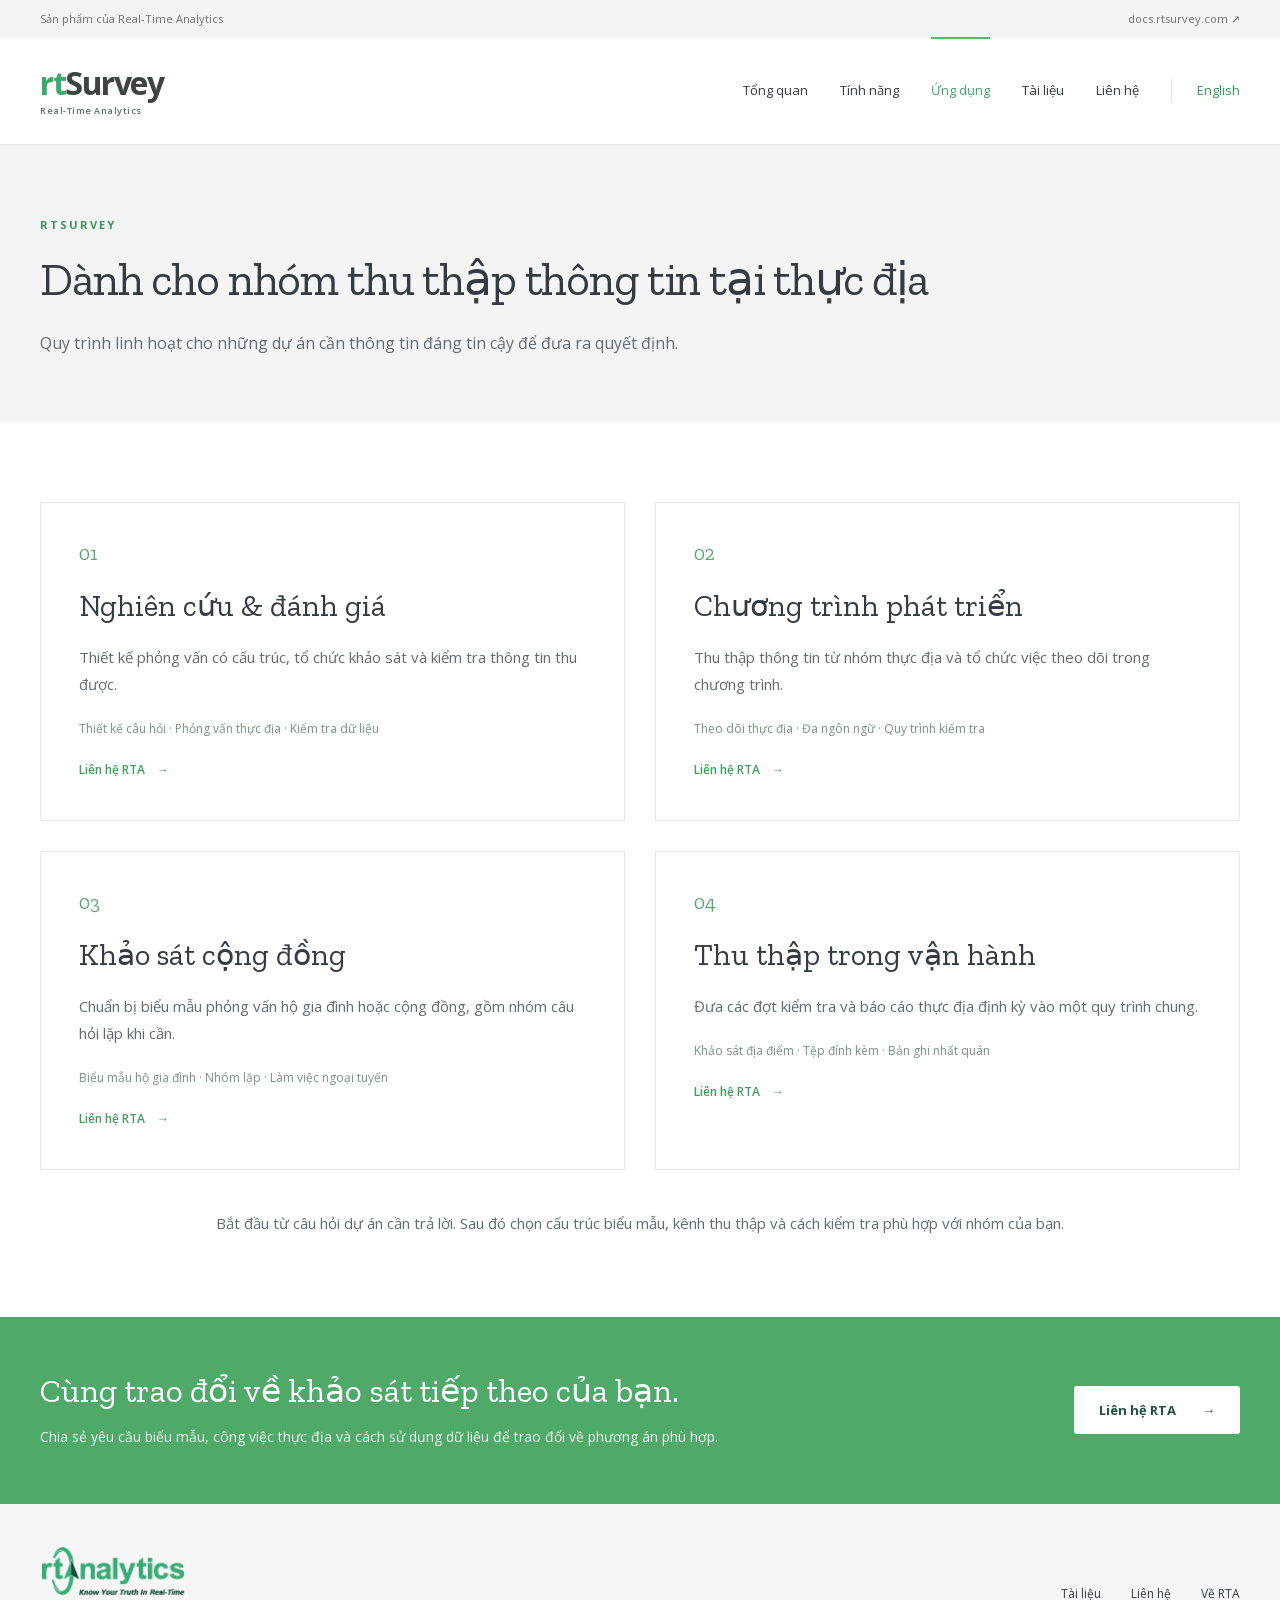
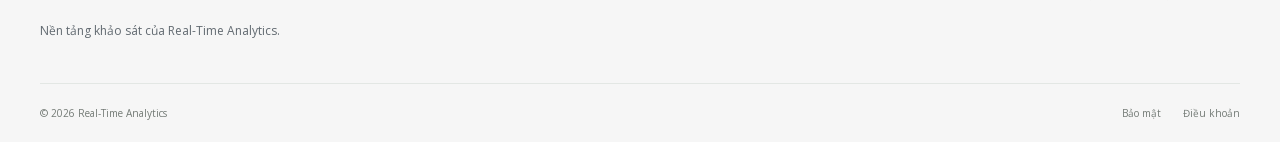
<file: vi/use-cases/index.html>
<!doctype html><html lang="vi"><head><meta charset="utf-8"><meta name="viewport" content="width=device-width,initial-scale=1"><title>Ứng dụng | rtSurvey</title><meta name="description" content="Quy trình linh hoạt cho những dự án cần thông tin đáng tin cậy để đưa ra quyết định."><link rel="icon" href="/assets/favicon.ico"><link rel="canonical" href="https://rtsurvey.com/vi/use-cases/"><link rel="alternate" hreflang="en" href="https://rtsurvey.com/use-cases/"><link rel="alternate" hreflang="vi" href="https://rtsurvey.com/vi/use-cases/"><link rel="stylesheet" href="/assets/fonts.css"><link rel="stylesheet" href="/assets/site.css"><script src="/assets/site.js" defer></script></head><body><a class="skip-link" href="#main">Đến nội dung</a><div class="topbar"><div class="container"><span>Sản phẩm của Real-Time Analytics</span><a href="https://docs.rtsurvey.com/">docs.rtsurvey.com <span aria-hidden="true">↗</span></a></div></div><header><div class="container header-inner"><a class="wordmark" href="/vi/" aria-label="rtSurvey trang chủ"><span>rt</span>Survey<small>Real-Time Analytics</small></a><button class="menu-toggle" aria-controls="main-nav" aria-expanded="false" aria-label="Menu"><span></span><span></span><span></span></button><nav id="main-nav" aria-label="Điều hướng chính"><a href="/vi/" >Tổng quan</a><a href="/vi/features/" >Tính năng</a><a href="/vi/use-cases/" aria-current=page>Ứng dụng</a><a href="/vi/resources/" >Tài liệu</a><a href="/vi/contact/" >Liên hệ</a><a class="language" href="/use-cases/" lang="en">English</a></nav></div></header><main id="main"><section class="page-heading soft"><div class="container"><p class="eyebrow">rtSurvey</p><h1>Dành cho nhóm thu thập thông tin tại thực địa</h1><p>Quy trình linh hoạt cho những dự án cần thông tin đáng tin cậy để đưa ra quyết định.</p></div></section><section class="section container"><div class="use-detail-grid"><article class="use-detail"><span class="use-number">01</span><h2>Nghiên cứu & đánh giá</h2><p>Thiết kế phỏng vấn có cấu trúc, tổ chức khảo sát và kiểm tra thông tin thu được.</p><p class="use-tags">Thiết kế câu hỏi · Phỏng vấn thực địa · Kiểm tra dữ liệu</p><a class="text-link" href="/vi/contact/">Liên hệ RTA<span aria-hidden="true"> →</span></a></article><article class="use-detail"><span class="use-number">02</span><h2>Chương trình phát triển</h2><p>Thu thập thông tin từ nhóm thực địa và tổ chức việc theo dõi trong chương trình.</p><p class="use-tags">Theo dõi thực địa · Đa ngôn ngữ · Quy trình kiểm tra</p><a class="text-link" href="/vi/contact/">Liên hệ RTA<span aria-hidden="true"> →</span></a></article><article class="use-detail"><span class="use-number">03</span><h2>Khảo sát cộng đồng</h2><p>Chuẩn bị biểu mẫu phỏng vấn hộ gia đình hoặc cộng đồng, gồm nhóm câu hỏi lặp khi cần.</p><p class="use-tags">Biểu mẫu hộ gia đình · Nhóm lặp · Làm việc ngoại tuyến</p><a class="text-link" href="/vi/contact/">Liên hệ RTA<span aria-hidden="true"> →</span></a></article><article class="use-detail"><span class="use-number">04</span><h2>Thu thập trong vận hành</h2><p>Đưa các đợt kiểm tra và báo cáo thực địa định kỳ vào một quy trình chung.</p><p class="use-tags">Khảo sát địa điểm · Tệp đính kèm · Bản ghi nhất quán</p><a class="text-link" href="/vi/contact/">Liên hệ RTA<span aria-hidden="true"> →</span></a></article></div><p class="use-note">Bắt đầu từ câu hỏi dự án cần trả lời. Sau đó chọn cấu trúc biểu mẫu, kênh thu thập và cách kiểm tra phù hợp với nhóm của bạn.</p></section><section class="cta"><div class="container cta-inner"><div><h2>Cùng trao đổi về khảo sát tiếp theo của bạn.</h2><p>Chia sẻ yêu cầu biểu mẫu, công việc thực địa và cách sử dụng dữ liệu để trao đổi về phương án phù hợp.</p></div><a class="button button-light" href="/vi/contact/">Liên hệ RTA<span aria-hidden="true"> →</span></a></div></section></main><footer><div class="container footer-main"><div><a href="https://rta.vn/"><img src="/assets/rta-logo.png" alt="Real-Time Analytics" width="148" height="54" loading="lazy"></a><p>Nền tảng khảo sát của Real-Time Analytics.</p></div><div class="footer-links"><a class="" href="/vi/resources/">Tài liệu<span aria-hidden="true"> →</span></a><a class="" href="/vi/contact/">Liên hệ<span aria-hidden="true"> →</span></a><a class="" href="https://rta.vn/about-us/">Về RTA<span aria-hidden="true"> →</span></a></div></div><div class="container footer-bottom"><span>© <span data-year>2026</span> Real-Time Analytics</span><div><a href="https://rta.vn/privacy/">Bảo mật</a><a href="https://rta.vn/terms/">Điều khoản</a></div></div></footer></body></html>
</file>
<file: assets/fonts.css>
@font-face {
  font-family: 'Open Sans';
  font-style: italic;
  font-weight: 400;
  font-stretch: normal;
  src: url(/assets/978cf6ac6005d1dd1ed8.woff) format('woff');
  unicode-range: U+0102-0103, U+0110-0111, U+0128-0129, U+0168-0169, U+01A0-01A1, U+01AF-01B0, U+0300-0301, U+0303-0304, U+0308-0309, U+0323, U+0329, U+1EA0-1EF9, U+20AB;
}
@font-face {
  font-family: 'Open Sans';
  font-style: italic;
  font-weight: 400;
  font-stretch: normal;
  src: url(/assets/2d18a8579cc6695873d5.woff) format('woff');
  unicode-range: U+0100-02BA, U+02BD-02C5, U+02C7-02CC, U+02CE-02D7, U+02DD-02FF, U+0304, U+0308, U+0329, U+1D00-1DBF, U+1E00-1E9F, U+1EF2-1EFF, U+2020, U+20A0-20AB, U+20AD-20C4, U+2113, U+2C60-2C7F, U+A720-A7FF;
}
@font-face {
  font-family: 'Open Sans';
  font-style: italic;
  font-weight: 400;
  font-stretch: normal;
  src: url(/assets/860899cef8dfa2be4b41.woff) format('woff');
  unicode-range: U+0000-00FF, U+0131, U+0152-0153, U+02BB-02BC, U+02C6, U+02DA, U+02DC, U+0304, U+0308, U+0329, U+2000-206F, U+20AC, U+2122, U+2191, U+2193, U+2212, U+2215, U+FEFF, U+FFFD;
}
@font-face {
  font-family: 'Open Sans';
  font-style: italic;
  font-weight: 700;
  font-stretch: normal;
  src: url(/assets/3f7c606cc23f8b024389.woff) format('woff');
  unicode-range: U+0102-0103, U+0110-0111, U+0128-0129, U+0168-0169, U+01A0-01A1, U+01AF-01B0, U+0300-0301, U+0303-0304, U+0308-0309, U+0323, U+0329, U+1EA0-1EF9, U+20AB;
}
@font-face {
  font-family: 'Open Sans';
  font-style: italic;
  font-weight: 700;
  font-stretch: normal;
  src: url(/assets/4c5efab5f9ca798ff9bf.woff) format('woff');
  unicode-range: U+0100-02BA, U+02BD-02C5, U+02C7-02CC, U+02CE-02D7, U+02DD-02FF, U+0304, U+0308, U+0329, U+1D00-1DBF, U+1E00-1E9F, U+1EF2-1EFF, U+2020, U+20A0-20AB, U+20AD-20C4, U+2113, U+2C60-2C7F, U+A720-A7FF;
}
@font-face {
  font-family: 'Open Sans';
  font-style: italic;
  font-weight: 700;
  font-stretch: normal;
  src: url(/assets/c782996b6843b4b99115.woff) format('woff');
  unicode-range: U+0000-00FF, U+0131, U+0152-0153, U+02BB-02BC, U+02C6, U+02DA, U+02DC, U+0304, U+0308, U+0329, U+2000-206F, U+20AC, U+2122, U+2191, U+2193, U+2212, U+2215, U+FEFF, U+FFFD;
}
@font-face {
  font-family: 'Open Sans';
  font-style: normal;
  font-weight: 400;
  font-stretch: normal;
  src: url(/assets/17be8e685c1333016960.woff) format('woff');
  unicode-range: U+0102-0103, U+0110-0111, U+0128-0129, U+0168-0169, U+01A0-01A1, U+01AF-01B0, U+0300-0301, U+0303-0304, U+0308-0309, U+0323, U+0329, U+1EA0-1EF9, U+20AB;
}
@font-face {
  font-family: 'Open Sans';
  font-style: normal;
  font-weight: 400;
  font-stretch: normal;
  src: url(/assets/eed9189c2a06eccc6bab.woff) format('woff');
  unicode-range: U+0100-02BA, U+02BD-02C5, U+02C7-02CC, U+02CE-02D7, U+02DD-02FF, U+0304, U+0308, U+0329, U+1D00-1DBF, U+1E00-1E9F, U+1EF2-1EFF, U+2020, U+20A0-20AB, U+20AD-20C4, U+2113, U+2C60-2C7F, U+A720-A7FF;
}
@font-face {
  font-family: 'Open Sans';
  font-style: normal;
  font-weight: 400;
  font-stretch: normal;
  src: url(/assets/7ce81fc5a3315cef6a70.woff) format('woff');
  unicode-range: U+0000-00FF, U+0131, U+0152-0153, U+02BB-02BC, U+02C6, U+02DA, U+02DC, U+0304, U+0308, U+0329, U+2000-206F, U+20AC, U+2122, U+2191, U+2193, U+2212, U+2215, U+FEFF, U+FFFD;
}
@font-face {
  font-family: 'Open Sans';
  font-style: normal;
  font-weight: 600;
  font-stretch: normal;
  src: url(/assets/494c0cf7b2a21a01f89e.woff) format('woff');
  unicode-range: U+0102-0103, U+0110-0111, U+0128-0129, U+0168-0169, U+01A0-01A1, U+01AF-01B0, U+0300-0301, U+0303-0304, U+0308-0309, U+0323, U+0329, U+1EA0-1EF9, U+20AB;
}
@font-face {
  font-family: 'Open Sans';
  font-style: normal;
  font-weight: 600;
  font-stretch: normal;
  src: url(/assets/806a2ace53cfe3350f71.woff) format('woff');
  unicode-range: U+0100-02BA, U+02BD-02C5, U+02C7-02CC, U+02CE-02D7, U+02DD-02FF, U+0304, U+0308, U+0329, U+1D00-1DBF, U+1E00-1E9F, U+1EF2-1EFF, U+2020, U+20A0-20AB, U+20AD-20C4, U+2113, U+2C60-2C7F, U+A720-A7FF;
}
@font-face {
  font-family: 'Open Sans';
  font-style: normal;
  font-weight: 600;
  font-stretch: normal;
  src: url(/assets/741d315be943c1e46e10.woff) format('woff');
  unicode-range: U+0000-00FF, U+0131, U+0152-0153, U+02BB-02BC, U+02C6, U+02DA, U+02DC, U+0304, U+0308, U+0329, U+2000-206F, U+20AC, U+2122, U+2191, U+2193, U+2212, U+2215, U+FEFF, U+FFFD;
}
@font-face {
  font-family: 'Open Sans';
  font-style: normal;
  font-weight: 700;
  font-stretch: normal;
  src: url(/assets/29136a14306eb1fb1bc5.woff) format('woff');
  unicode-range: U+0102-0103, U+0110-0111, U+0128-0129, U+0168-0169, U+01A0-01A1, U+01AF-01B0, U+0300-0301, U+0303-0304, U+0308-0309, U+0323, U+0329, U+1EA0-1EF9, U+20AB;
}
@font-face {
  font-family: 'Open Sans';
  font-style: normal;
  font-weight: 700;
  font-stretch: normal;
  src: url(/assets/c14b87d16a353695c7b3.woff) format('woff');
  unicode-range: U+0100-02BA, U+02BD-02C5, U+02C7-02CC, U+02CE-02D7, U+02DD-02FF, U+0304, U+0308, U+0329, U+1D00-1DBF, U+1E00-1E9F, U+1EF2-1EFF, U+2020, U+20A0-20AB, U+20AD-20C4, U+2113, U+2C60-2C7F, U+A720-A7FF;
}
@font-face {
  font-family: 'Open Sans';
  font-style: normal;
  font-weight: 700;
  font-stretch: normal;
  src: url(/assets/65de5ee0e35349619819.woff) format('woff');
  unicode-range: U+0000-00FF, U+0131, U+0152-0153, U+02BB-02BC, U+02C6, U+02DA, U+02DC, U+0304, U+0308, U+0329, U+2000-206F, U+20AC, U+2122, U+2191, U+2193, U+2212, U+2215, U+FEFF, U+FFFD;
}
@font-face {
  font-family: 'Zilla Slab';
  font-style: normal;
  font-weight: 400;
  src: url(/assets/9db043d2d3f749035047.woff) format('woff');
  unicode-range: U+0100-02BA, U+02BD-02C5, U+02C7-02CC, U+02CE-02D7, U+02DD-02FF, U+0304, U+0308, U+0329, U+1D00-1DBF, U+1E00-1E9F, U+1EF2-1EFF, U+2020, U+20A0-20AB, U+20AD-20C4, U+2113, U+2C60-2C7F, U+A720-A7FF;
}
@font-face {
  font-family: 'Zilla Slab';
  font-style: normal;
  font-weight: 400;
  src: url(/assets/e67bbf0d22b834d5cd5d.woff) format('woff');
  unicode-range: U+0000-00FF, U+0131, U+0152-0153, U+02BB-02BC, U+02C6, U+02DA, U+02DC, U+0304, U+0308, U+0329, U+2000-206F, U+20AC, U+2122, U+2191, U+2193, U+2212, U+2215, U+FEFF, U+FFFD;
}
</file>
<file: assets/site.css>
:root{--green:#59b775;--dark-green:#225340;--ink:#343b42;--muted:#626a71;--soft:#f3f5f4;--line:#e5e9e6;--serif:'Zilla Slab',Georgia,serif;--sans:'Open Sans',Arial,sans-serif}*{box-sizing:border-box}html{scroll-behavior:smooth;scroll-padding-top:120px}body{margin:0;color:var(--ink);font:15px/1.8 var(--sans);background:#fff}a{color:inherit;text-decoration:none}a:hover{color:#37945a}button,input,textarea{font:inherit}button{cursor:pointer}button:disabled{cursor:default}img{max-width:100%;height:auto}svg{width:26px;height:26px}h1,h2,h3,p{margin:0}h1,h2,h3{font-family:var(--serif);font-weight:500;line-height:1.18}h1{font-size:clamp(38px,4.1vw,58px);letter-spacing:-.025em}h2{font-size:clamp(30px,3vw,40px)}h3{font-size:25px}p{color:var(--muted)}.container{width:min(1200px,calc(100% - 64px));margin-inline:auto}.skip-link{position:fixed;left:16px;top:-100px;z-index:20;background:white;padding:8px 18px}.skip-link:focus{top:10px}.topbar{background:#f4f4f4;font-size:11px;color:#68706c}.topbar .container{display:flex;align-items:center;justify-content:space-between;padding-block:9px}.topbar a{font-size:11px}header{background:#fff;position:sticky;top:0;z-index:10;border-bottom:1px solid var(--line)}.header-inner{min-height:106px;display:flex;align-items:center;justify-content:space-between;gap:28px}.wordmark{font-size:32px;letter-spacing:-1.5px;font-weight:700;line-height:1;color:#3e4541}.wordmark>span{color:#3da86b}.wordmark small{display:block;font-size:9px;letter-spacing:.5px;margin-top:7px;font-weight:600;color:#626b65}.wordmark:hover{color:#3e4541}nav{display:flex;align-items:center;gap:32px;font-size:13px}nav a{position:relative;white-space:nowrap}nav a[aria-current=page]{color:#3da86b}nav a[aria-current=page]:before{content:'';position:absolute;top:-42px;left:0;width:100%;height:2px;background:var(--green)}.language{border-left:1px solid var(--line);padding-left:25px;color:#39965b}.menu-toggle{display:none}.hero{background:linear-gradient(120deg,#244d3e,#367553);color:#fff;overflow:hidden}.hero-grid{min-height:550px;display:grid;grid-template-columns:1.35fr 1fr;align-items:center;gap:48px;padding-block:65px}.eyebrow{font-size:11px;letter-spacing:2px;text-transform:uppercase;font-weight:700;color:#37945a;margin-bottom:18px}.hero .eyebrow{color:#c7e5d1}.hero h1{max-width:730px}.hero-intro{color:#e0ece3;font-size:16px;max-width:610px;margin-top:24px;line-height:1.9}.actions{display:flex;align-items:center;flex-wrap:wrap;gap:14px;margin-top:32px}.button{display:inline-flex;justify-content:center;align-items:center;gap:26px;min-height:48px;padding:12px 24px;border:1px solid transparent;border-radius:3px;font-family:var(--sans);font-size:13px;font-weight:700;line-height:1.6;transition:background .15s,color .15s}.button-light{background:white;color:var(--dark-green)}.button-light:hover{background:#eaf3ec;color:var(--dark-green)}.button-outline{border-color:#a5c0af;color:white}.button-outline:hover{color:white;background:#ffffff14}.button-green{background:var(--green);color:white}.button-green:hover{background:#3f9b5d;color:white}.hero-visual{height:370px;position:relative;display:flex;align-items:center;justify-content:center}.hero-disc{position:absolute;inset:35px 50px;border-radius:50%;background:#ffffff09;border:1px solid #ffffff22}.hero-visual>img{height:290px;width:290px;object-fit:contain;position:relative}.hero-phase{position:absolute;display:flex;align-items:center;gap:12px;background:#fff;color:#345345;border-radius:4px;padding:10px 18px;font-size:12px;box-shadow:0 10px 30px #183c3026;white-space:nowrap}.hero-phase b{font-size:10px;color:#399660;background:#e8f2eb;border-radius:50%;height:25px;width:25px;display:grid;place-items:center}.phase-0{top:12px;left:6px}.phase-1{top:172px;right:-12px}.phase-2{bottom:12px;left:30px}.value-strip{background:#f4f5f4;border-bottom:1px solid var(--line)}.value-strip .container{display:flex;justify-content:space-between;gap:25px;max-width:1000px;padding-block:24px}.value-strip span{display:flex;gap:12px;align-items:center;font-size:13px;color:#54615a}.value-strip i{font-style:normal;color:#49a869;font-size:18px}.section{padding-block:80px}.soft{background:var(--soft)}.section-heading{max-width:700px;margin:0 auto 42px;text-align:center}.section-heading p:not(.eyebrow){margin-top:15px}.section-heading .eyebrow{margin-bottom:14px}.workflow{display:grid;grid-template-columns:1fr 260px;align-items:center;gap:100px;max-width:950px;margin:auto}.workflow>img{width:205px;justify-self:center}.step-tabs{display:flex;border-bottom:1px solid var(--line);gap:40px}.step-tab{display:flex;align-items:center;gap:10px;border:0;background:none;color:#64716a;padding:12px 0 19px;font-size:14px;font-weight:600;border-bottom:2px solid transparent;margin-bottom:-1px}.step-tab>span{font-size:11px;color:#8e9892}.step-tab[aria-selected=true]{color:#359355;border-color:var(--green)}.step-panel p{padding-top:26px;font-size:16px;min-height:138px}.feature-grid{display:grid;grid-template-columns:repeat(3,1fr);gap:30px}.feature-card{background:#fff;padding:35px 30px 30px;border:1px solid var(--line)}.feature-icon{display:inline-flex;color:#42a363;margin-bottom:25px}.feature-icon svg{width:34px;height:34px}.feature-card p{margin-top:15px;font-size:14px;min-height:76px}.text-link{display:inline-flex;gap:12px;font-weight:600;font-size:12px;color:#3e9f5e;margin-top:19px}.text-link:hover{color:#225340}.use-grid{display:grid;grid-template-columns:repeat(3,1fr);gap:50px}.use-grid p{margin-top:18px}.rule{display:block;width:35px;height:2px;background:var(--green);margin-bottom:25px}.cta{background:#4faa69;color:white}.cta-inner{display:flex;align-items:center;justify-content:space-between;gap:45px;padding-block:55px}.cta h2{font-size:33px;max-width:770px}.cta p{color:#edf8ef;margin-top:13px;max-width:770px;font-size:14px}.cta .button{flex-shrink:0}.page-heading{padding:70px 0 64px}.page-heading h1{max-width:890px;font-size:46px}.page-heading p:not(.eyebrow){max-width:730px;margin-top:22px;font-size:16px}.details-list{max-width:1030px}.feature-detail{display:grid;grid-template-columns:150px 1fr;gap:50px;padding:45px 0;border-bottom:1px solid var(--line);scroll-margin-top:120px}.feature-detail:first-child{padding-top:0}.feature-detail p{margin-top:18px;max-width:720px}.detail-mark{display:flex;align-items:center;justify-content:space-between;align-self:start;color:#42a363;padding-top:7px}.detail-mark svg{width:45px;height:45px}.detail-mark span{font:26px var(--serif);color:#a4b2aa}.feature-detail h2{font-size:34px}.faq{padding-top:5px;max-width:1030px}.faq h2{margin-bottom:28px}.faq details{border-bottom:1px solid var(--line);padding:21px 0}.faq summary{cursor:pointer;font-weight:600;color:#394940}.faq details p{max-width:800px;margin:17px 0 8px;font-size:14px}.use-detail-grid{display:grid;grid-template-columns:repeat(2,1fr);gap:30px}.use-detail{border:1px solid var(--line);padding:38px}.use-number,.resource-number{font:20px var(--serif);color:#56a96e;display:block;margin-bottom:24px}.use-detail h2{font-size:30px}.use-detail p{margin-top:20px}.use-tags{font-size:12px;color:#799183}.use-note{max-width:850px;margin:40px auto 0;text-align:center}.resource-grid{display:grid;grid-template-columns:repeat(3,1fr);gap:30px}.resource-card{border:1px solid var(--line);padding:30px;display:flex;flex-direction:column}.resource-card h2{font-size:28px}.resource-card p{font-size:14px;margin:16px 0 3px;flex:1}.contact-grid{display:grid;grid-template-columns:1fr 1.5fr;gap:100px}.contact-grid aside>p{margin-top:20px}.contact-email{display:block;color:#39965b;font:27px var(--serif);margin-top:30px}.company-link{display:block;margin-top:15px;font-size:13px}.contact-guide{border-top:1px solid var(--line);margin-top:30px;padding-top:7px}label{display:block;font-size:13px;font-weight:600;color:#4e5b52;margin-bottom:19px}input,textarea{display:block;width:100%;margin-top:8px;border:1px solid #d5ddd7;border-radius:2px;background:#fff;padding:13px;color:#35413a;font-size:14px;line-height:1.65}textarea{resize:vertical}.form-row{display:grid;grid-template-columns:1fr 1fr;gap:20px}.form-note{font-size:12px;margin:0 0 18px}#enquiry-result{margin-top:22px}#enquiry-result p{font-size:13px;margin-bottom:9px}#enquiry-result a{color:#37945a;font-weight:600}footer{background:#f6f6f6}.footer-main{display:flex;justify-content:space-between;gap:40px;padding:42px 0}.footer-main img{object-fit:contain;max-height:54px}.footer-main p{font-size:12px;margin-top:16px}.footer-links{display:flex;gap:30px;align-items:center;font-size:12px}.footer-links a span{display:none}.footer-bottom{border-top:1px solid #e3e7e4;display:flex;justify-content:space-between;gap:30px;padding:20px 0;font-size:10px;color:#737a75}.footer-bottom>div{display:flex;gap:22px}:focus-visible{outline:3px solid #5cbe79;outline-offset:5px}button:focus-visible,input:focus-visible,textarea:focus-visible{outline-offset:2px}[hidden]{display:none!important}
@media(max-width:1000px){nav{gap:20px}.hero-grid{gap:25px;grid-template-columns:1.25fr 1fr}.hero-visual>img{height:240px;width:240px}.phase-0{left:-5px}.phase-1{right:-5px}.hero-phase{font-size:10px;padding:9px 12px}.workflow{gap:45px}.feature-card{padding:28px 23px}.contact-grid{gap:50px}.footer-links{gap:20px}}
@media(max-width:800px){.container{width:calc(100% - 40px)}.topbar span{font-size:9px}.topbar a{font-size:9px}.header-inner{min-height:82px;flex-wrap:wrap;padding-block:20px;gap:0}.wordmark{font-size:29px}.menu-toggle{display:flex;width:36px;height:32px;border:0;background:none;padding:6px;flex-direction:column;justify-content:space-between}.menu-toggle span{height:2px;background:#506056;width:24px}nav{display:none;width:100%;flex-direction:column;align-items:stretch;gap:0;padding-top:20px;font-size:13px}nav[data-open=true]{display:flex}nav a{padding:12px 0;border-top:1px solid var(--line)}nav a[aria-current=page]:before{display:none}.language{border-left:0;padding-left:0}.hero-grid{grid-template-columns:1fr;padding-block:52px 42px;min-height:0;gap:35px}.hero h1{font-size:42px}.hero-intro{font-size:15px}.hero-visual{max-width:400px;width:100%;justify-self:center;height:310px}.hero-visual>img{height:250px;width:250px}.hero-disc{inset:15px 50px}.phase-0{left:0;top:0}.phase-1{right:0;top:145px}.phase-2{left:22px;bottom:0}.value-strip .container{gap:12px;flex-wrap:wrap;padding-block:20px}.value-strip span{font-size:11px;gap:8px}.value-strip i{font-size:15px}.section{padding-block:56px}.workflow{grid-template-columns:1fr;gap:15px}.workflow>img{width:145px}.step-tabs{gap:0;justify-content:space-between}.step-tab{font-size:13px}.step-panel p{font-size:15px;min-height:100px}.feature-grid,.resource-grid{grid-template-columns:repeat(2,1fr);gap:18px}.feature-card p{min-height:0;font-size:13px}.feature-card h3{font-size:23px}.use-grid{grid-template-columns:1fr;gap:30px}.cta-inner{display:block;padding-block:42px}.cta .button{margin-top:24px}.cta h2{font-size:31px}.page-heading{padding-block:47px}.page-heading h1{font-size:39px}.page-heading p:not(.eyebrow){font-size:15px}.feature-detail{grid-template-columns:75px 1fr;gap:25px;padding:32px 0}.detail-mark{display:block}.detail-mark span{display:block;font-size:17px;margin-top:14px}.detail-mark svg{width:33px;height:33px}.feature-detail h2{font-size:29px}.feature-detail p{font-size:14px}.use-detail-grid{gap:18px}.use-detail{padding:25px}.use-detail h2{font-size:27px}.use-detail p{font-size:14px}.resource-card{padding:25px}.resource-card h2{font-size:25px}.contact-grid{grid-template-columns:1fr;gap:38px}.footer-main{display:block;padding-block:32px}.footer-links{margin-top:25px;flex-wrap:wrap}.footer-bottom{font-size:9px}.hero-phase{font-size:11px}}
@media(max-width:480px){.feature-grid,.resource-grid,.use-detail-grid{grid-template-columns:1fr}.hero h1{font-size:37px}.hero .actions{gap:10px}.hero .button{font-size:11px;padding:12px 17px;gap:12px}.value-strip .container{display:grid;gap:7px}.hero-visual{height:280px}.hero-visual>img{width:225px;height:225px}.hero-phase{font-size:10px;padding:9px 11px}.phase-1{top:126px}.phase-2{left:14px}.feature-detail{grid-template-columns:45px 1fr;gap:20px}.form-row{grid-template-columns:1fr;gap:0}.footer-bottom{flex-direction:column;gap:10px}.section-heading{margin-bottom:30px}.feature-card p{min-height:0}.step-tab{gap:6px;font-size:12px}.step-tab>span{font-size:10px}.hero-intro{font-size:14px}.contact-email{font-size:25px}}
@media(prefers-reduced-motion:reduce){html{scroll-behavior:auto}*{transition:none!important}}
</file>
